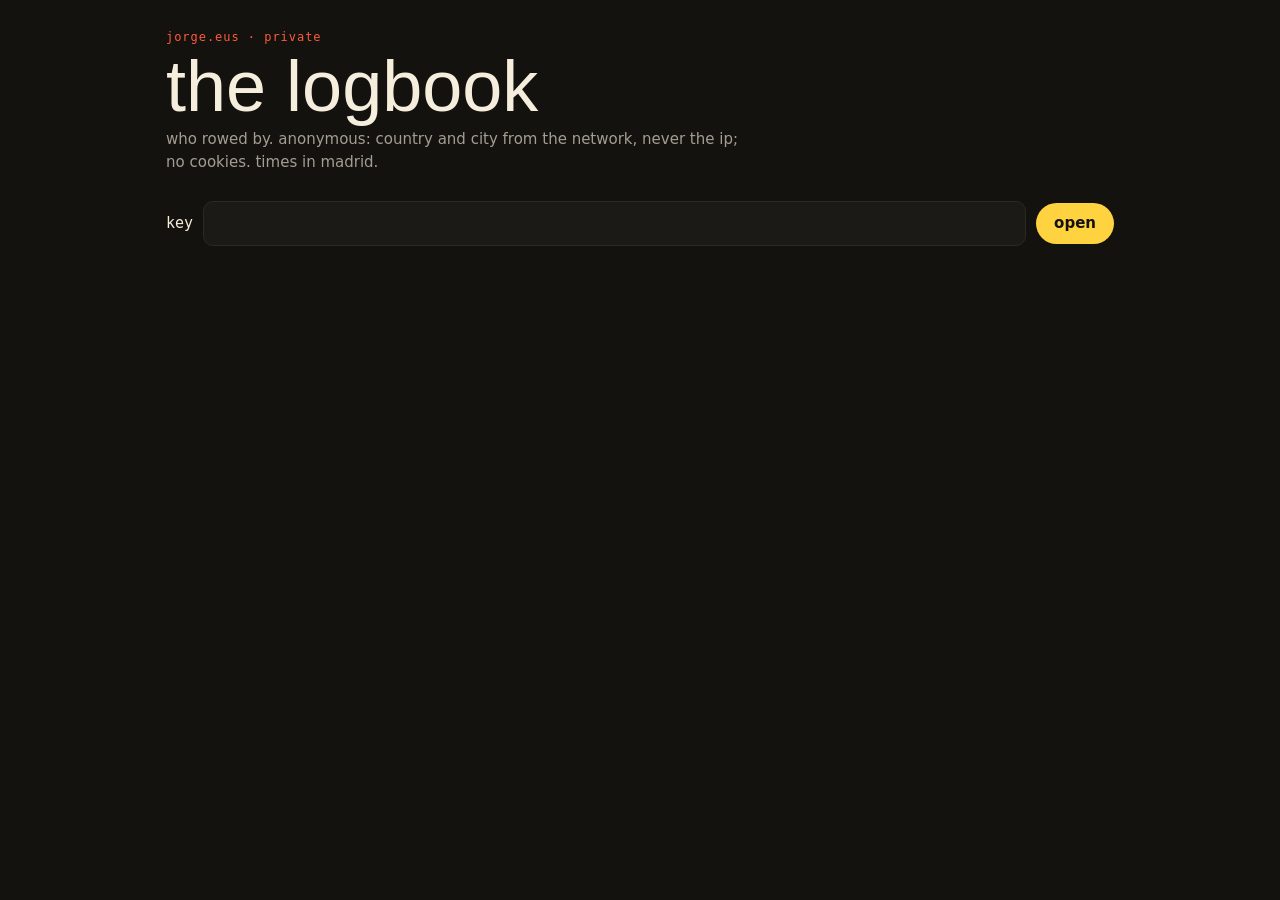
<file: stats.html>
<!DOCTYPE html>
<html lang="en">
<head>
  <meta charset="UTF-8">
  <meta name="viewport" content="width=device-width, initial-scale=1.0">
  <title>logbook — jorge.eus</title>
  <meta name="robots" content="noindex, nofollow">
  <meta name="referrer" content="no-referrer">
  <meta name="theme-color" content="#14120f">
  <link rel="icon" href="/assets/favicon.svg" type="image/svg+xml">
  <link rel="stylesheet" href="/css/stats.css?v=10.1">
</head>
<body>
  <header class="st-head">
    <p class="st-kicker">jorge.eus · private</p>
    <h1>the logbook</h1>
    <p class="st-sub">who rowed by. anonymous: country and city from the network, never the ip; no cookies. times in madrid.</p>
  </header>

  <form id="st-login" class="st-login" hidden>
    <label for="st-key">key</label>
    <input id="st-key" type="password" autocomplete="current-password" spellcheck="false">
    <button type="submit">open</button>
    <p id="st-err" class="st-err" role="alert"></p>
  </form>

  <main id="st-main" hidden>
    <section class="st-nba" id="st-nba" aria-label="nba watch" aria-live="polite"></section>
    <section class="st-kpis" id="st-kpis" aria-label="summary"></section>
    <div class="st-filters" role="group" aria-label="filters">
      <label><input type="checkbox" id="f-me" checked> hide my visits</label>
      <label><input type="checkbox" id="f-bot" checked> hide robots</label>
      <label><input type="checkbox" id="f-us"> only usa</label>
      <label><input type="checkbox" id="f-short"> hide &lt;5s</label>
      <select id="f-days" aria-label="period">
        <option value="7">7 days</option>
        <option value="30" selected>30 days</option>
        <option value="90">90 days</option>
        <option value="365">a year</option>
      </select>
      <button type="button" id="f-refresh">refresh</button>
    </div>
    <ol class="st-list" id="st-list"></ol>
    <p class="st-foot">updated <span id="st-at">—</span> · <button type="button" id="st-forget" class="st-link">forget key on this device</button></p>
  </main>

  <script src="/js/stats.js?v=10.1"></script>
</body>
</html>
</file>
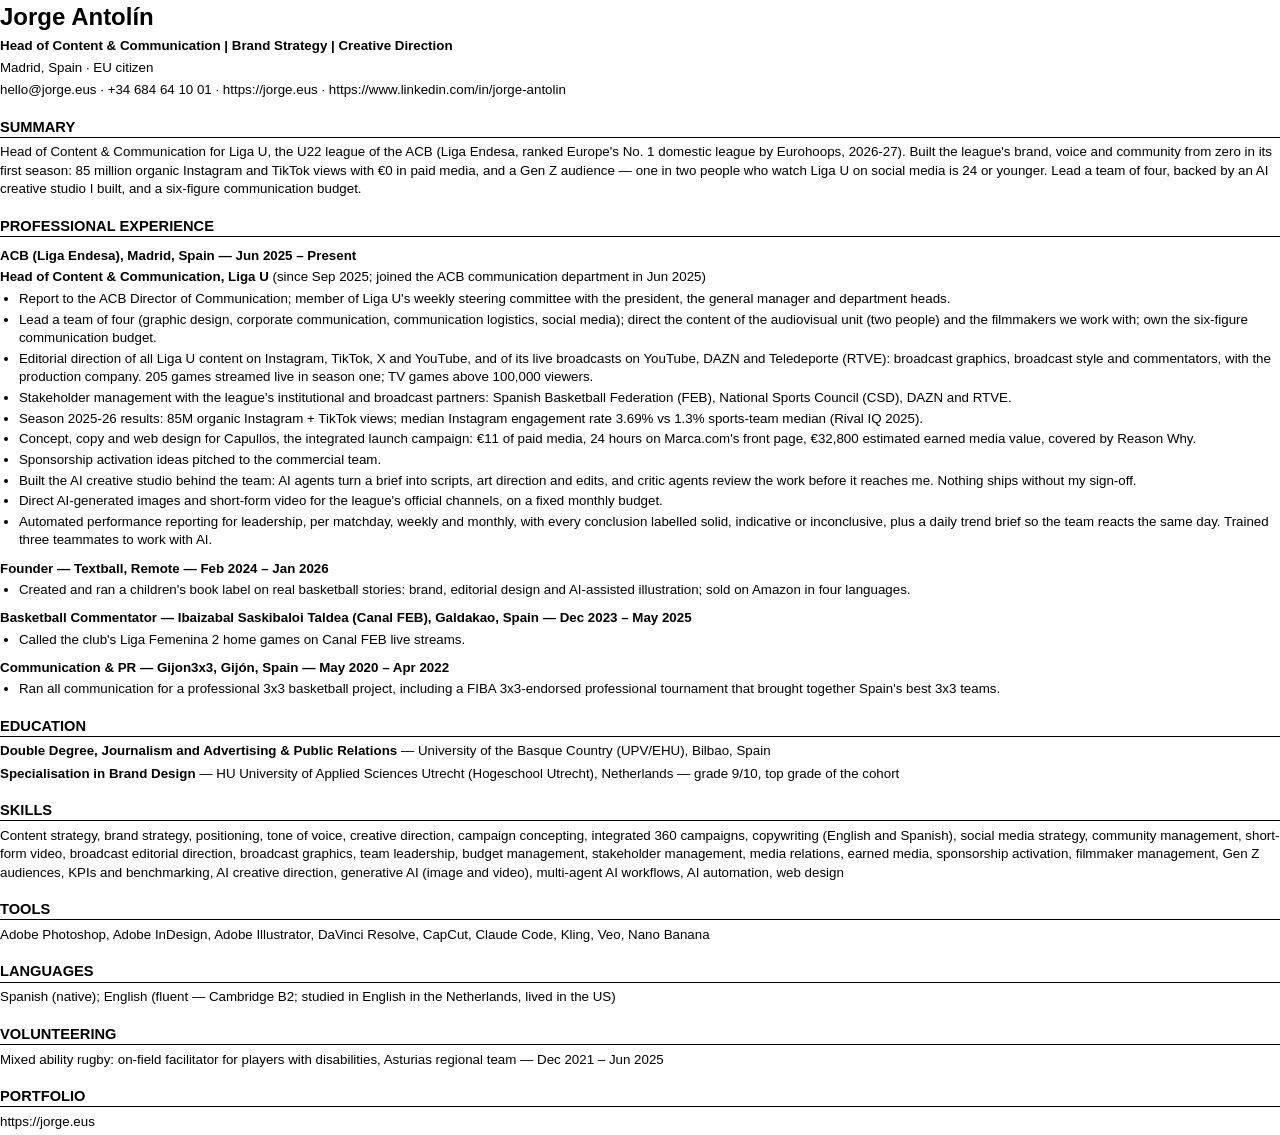
<file: cv-src/ats.en.html>
<!doctype html>
<html lang="en"><head><meta charset="utf-8">
<title>Jorge Antolín — Head of Content &amp; Communication — CV</title>
<meta name="author" content="Jorge Antolín">
<link rel="stylesheet" href="ats.css">
</head>
<body>
<!-- the plain cv for job portals (workday, greenhouse…): one column, standard
     headings, one date format, no graphics. same facts as cv.en.html. -->
<h1>Jorge Antolín</h1>
<p class="title">Head of Content &amp; Communication | Brand Strategy | Creative Direction</p>
<p>Madrid, Spain · EU citizen</p>
<p>hello@jorge.eus · +34 684 64 10 01 · https://jorge.eus · https://www.linkedin.com/in/jorge-antolin</p>

<h2>Summary</h2>
<p>Head of Content &amp; Communication for Liga U, the U22 league of the ACB (Liga Endesa, ranked Europe's No. 1 domestic league by Eurohoops, 2026-27). Built the league's brand, voice and community from zero in its first season: 85 million organic Instagram and TikTok views with €0 in paid media, and a Gen Z audience — one in two people who watch Liga U on social media is 24 or younger. Lead a team of four, backed by an AI creative studio I built, and a six-figure communication budget.</p>

<h2>Professional Experience</h2>
<h3>ACB (Liga Endesa), Madrid, Spain — Jun 2025 – Present</h3>
<p><b>Head of Content &amp; Communication, Liga U</b> (since Sep 2025; joined the ACB communication department in Jun 2025)</p>
<ul>
  <li>Report to the ACB Director of Communication; member of Liga U's weekly steering committee with the president, the general manager and department heads.</li>
  <li>Lead a team of four (graphic design, corporate communication, communication logistics, social media); direct the content of the audiovisual unit (two people) and the filmmakers we work with; own the six-figure communication budget.</li>
  <li>Editorial direction of all Liga U content on Instagram, TikTok, X and YouTube, and of its live broadcasts on YouTube, DAZN and Teledeporte (RTVE): broadcast graphics, broadcast style and commentators, with the production company. 205 games streamed live in season one; TV games above 100,000 viewers.</li>
  <li>Stakeholder management with the league's institutional and broadcast partners: Spanish Basketball Federation (FEB), National Sports Council (CSD), DAZN and RTVE.</li>
  <li>Season 2025-26 results: 85M organic Instagram + TikTok views; median Instagram engagement rate 3.69% vs 1.3% sports-team median (Rival IQ 2025).</li>
  <li>Concept, copy and web design for Capullos, the integrated launch campaign: €11 of paid media, 24 hours on Marca.com's front page, €32,800 estimated earned media value, covered by Reason Why.</li>
  <li>Sponsorship activation ideas pitched to the commercial team.</li>
  <li>Built the AI creative studio behind the team: AI agents turn a brief into scripts, art direction and edits, and critic agents review the work before it reaches me. Nothing ships without my sign-off.</li>
  <li>Direct AI-generated images and short-form video for the league's official channels, on a fixed monthly budget.</li>
  <li>Automated performance reporting for leadership, per matchday, weekly and monthly, with every conclusion labelled solid, indicative or inconclusive, plus a daily trend brief so the team reacts the same day. Trained three teammates to work with AI.</li>
</ul>
<h3>Founder — Textball, Remote — Feb 2024 – Jan 2026</h3>
<ul>
  <li>Created and ran a children's book label on real basketball stories: brand, editorial design and AI-assisted illustration; sold on Amazon in four languages.</li>
</ul>
<h3>Basketball Commentator — Ibaizabal Saskibaloi Taldea (Canal FEB), Galdakao, Spain — Dec 2023 – May 2025</h3>
<ul>
  <li>Called the club's Liga Femenina 2 home games on Canal FEB live streams.</li>
</ul>
<h3>Communication &amp; PR — Gijon3x3, Gijón, Spain — May 2020 – Apr 2022</h3>
<ul>
  <li>Ran all communication for a professional 3x3 basketball project, including a FIBA 3x3-endorsed professional tournament that brought together Spain's best 3x3 teams.</li>
</ul>

<h2>Education</h2>
<p><b>Double Degree, Journalism and Advertising &amp; Public Relations</b> — University of the Basque Country (UPV/EHU), Bilbao, Spain</p>
<p><b>Specialisation in Brand Design</b> — HU University of Applied Sciences Utrecht (Hogeschool Utrecht), Netherlands — grade 9/10, top grade of the cohort</p>

<h2>Skills</h2>
<p>Content strategy, brand strategy, positioning, tone of voice, creative direction, campaign concepting, integrated 360 campaigns, copywriting (English and Spanish), social media strategy, community management, short-form video, broadcast editorial direction, broadcast graphics, team leadership, budget management, stakeholder management, media relations, earned media, sponsorship activation, filmmaker management, Gen Z audiences, KPIs and benchmarking, AI creative direction, generative AI (image and video), multi-agent AI workflows, AI automation, web design</p>

<h2>Tools</h2>
<p>Adobe Photoshop, Adobe InDesign, Adobe Illustrator, DaVinci Resolve, CapCut, Claude Code, Kling, Veo, Nano Banana</p>

<h2>Languages</h2>
<p>Spanish (native); English (fluent — Cambridge B2; studied in English in the Netherlands, lived in the US)</p>

<h2>Volunteering</h2>
<p>Mixed ability rugby: on-field facilitator for players with disabilities, Asturias regional team — Dec 2021 – Jun 2025</p>

<h2>Portfolio</h2>
<p>https://jorge.eus</p>
</body></html>
</file>
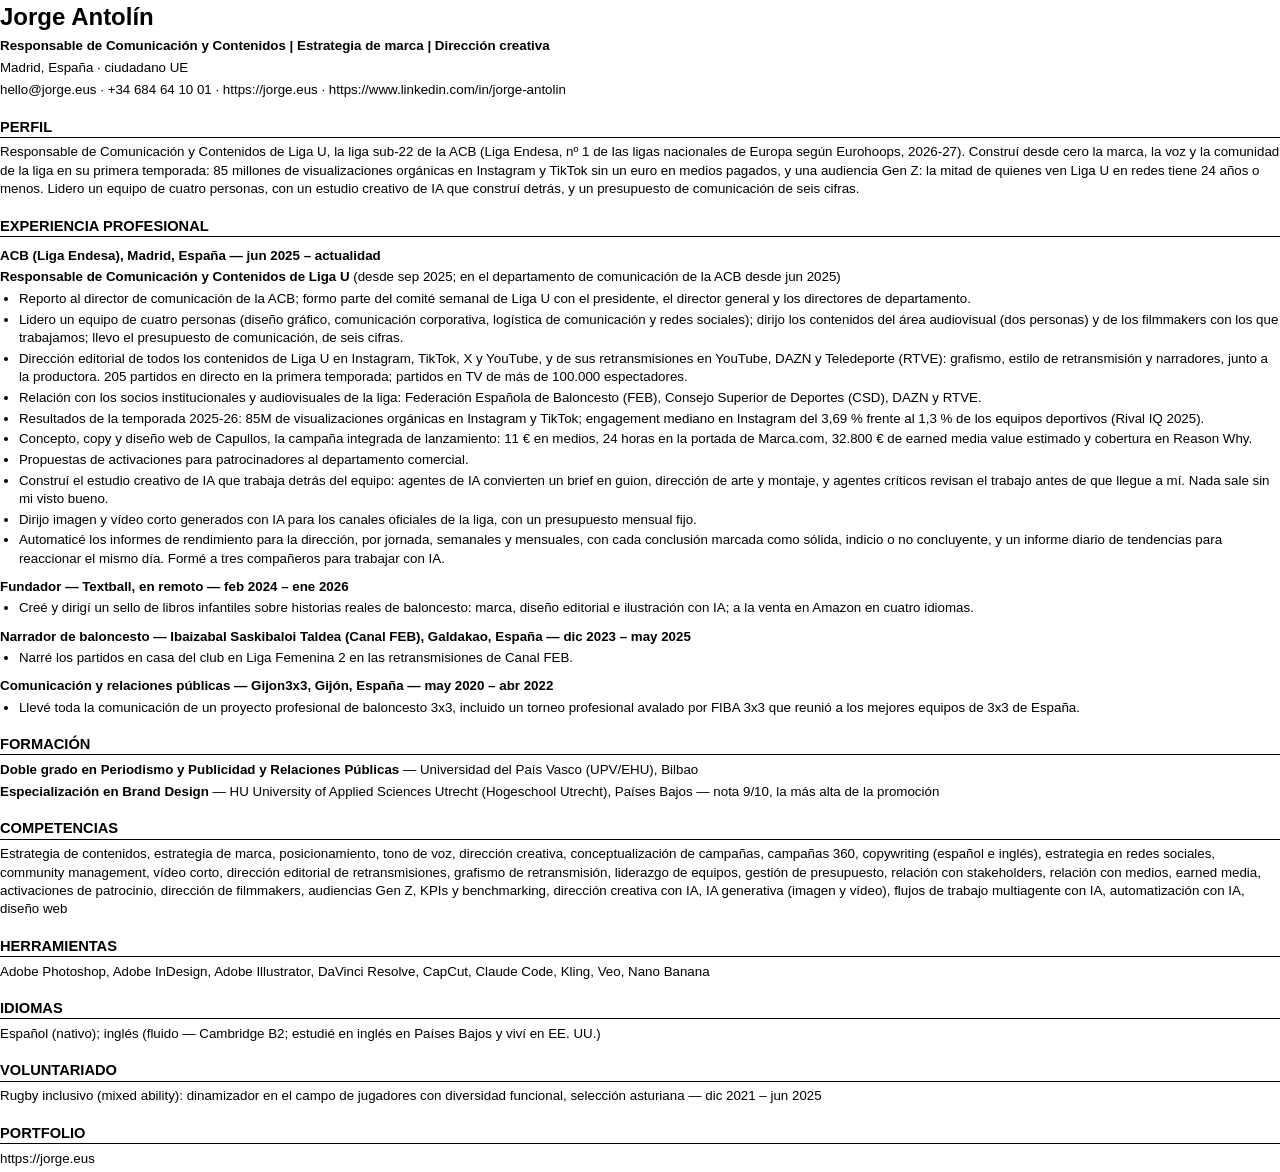
<file: cv-src/ats.es.html>
<!doctype html>
<html lang="es"><head><meta charset="utf-8">
<title>Jorge Antolín — Responsable de Comunicación y Contenidos — CV</title>
<meta name="author" content="Jorge Antolín">
<link rel="stylesheet" href="ats.css">
</head>
<body>
<!-- cv plano para portales de empleo: una columna, títulos estándar, sin gráficos. mismos datos que cv.es.html. -->
<h1>Jorge Antolín</h1>
<p class="title">Responsable de Comunicación y Contenidos | Estrategia de marca | Dirección creativa</p>
<p>Madrid, España · ciudadano UE</p>
<p>hello@jorge.eus · +34 684 64 10 01 · https://jorge.eus · https://www.linkedin.com/in/jorge-antolin</p>

<h2>Perfil</h2>
<p>Responsable de Comunicación y Contenidos de Liga U, la liga sub-22 de la ACB (Liga Endesa, nº 1 de las ligas nacionales de Europa según Eurohoops, 2026-27). Construí desde cero la marca, la voz y la comunidad de la liga en su primera temporada: 85 millones de visualizaciones orgánicas en Instagram y TikTok sin un euro en medios pagados, y una audiencia Gen Z: la mitad de quienes ven Liga U en redes tiene 24 años o menos. Lidero un equipo de cuatro personas, con un estudio creativo de IA que construí detrás, y un presupuesto de comunicación de seis cifras.</p>

<h2>Experiencia profesional</h2>
<h3>ACB (Liga Endesa), Madrid, España — jun 2025 – actualidad</h3>
<p><b>Responsable de Comunicación y Contenidos de Liga U</b> (desde sep 2025; en el departamento de comunicación de la ACB desde jun 2025)</p>
<ul>
  <li>Reporto al director de comunicación de la ACB; formo parte del comité semanal de Liga U con el presidente, el director general y los directores de departamento.</li>
  <li>Lidero un equipo de cuatro personas (diseño gráfico, comunicación corporativa, logística de comunicación y redes sociales); dirijo los contenidos del área audiovisual (dos personas) y de los filmmakers con los que trabajamos; llevo el presupuesto de comunicación, de seis cifras.</li>
  <li>Dirección editorial de todos los contenidos de Liga U en Instagram, TikTok, X y YouTube, y de sus retransmisiones en YouTube, DAZN y Teledeporte (RTVE): grafismo, estilo de retransmisión y narradores, junto a la productora. 205 partidos en directo en la primera temporada; partidos en TV de más de 100.000 espectadores.</li>
  <li>Relación con los socios institucionales y audiovisuales de la liga: Federación Española de Baloncesto (FEB), Consejo Superior de Deportes (CSD), DAZN y RTVE.</li>
  <li>Resultados de la temporada 2025-26: 85M de visualizaciones orgánicas en Instagram y TikTok; engagement mediano en Instagram del 3,69 % frente al 1,3 % de los equipos deportivos (Rival IQ 2025).</li>
  <li>Concepto, copy y diseño web de Capullos, la campaña integrada de lanzamiento: 11 € en medios, 24 horas en la portada de Marca.com, 32.800 € de earned media value estimado y cobertura en Reason Why.</li>
  <li>Propuestas de activaciones para patrocinadores al departamento comercial.</li>
  <li>Construí el estudio creativo de IA que trabaja detrás del equipo: agentes de IA convierten un brief en guion, dirección de arte y montaje, y agentes críticos revisan el trabajo antes de que llegue a mí. Nada sale sin mi visto bueno.</li>
  <li>Dirijo imagen y vídeo corto generados con IA para los canales oficiales de la liga, con un presupuesto mensual fijo.</li>
  <li>Automaticé los informes de rendimiento para la dirección, por jornada, semanales y mensuales, con cada conclusión marcada como sólida, indicio o no concluyente, y un informe diario de tendencias para reaccionar el mismo día. Formé a tres compañeros para trabajar con IA.</li>
</ul>
<h3>Fundador — Textball, en remoto — feb 2024 – ene 2026</h3>
<ul>
  <li>Creé y dirigí un sello de libros infantiles sobre historias reales de baloncesto: marca, diseño editorial e ilustración con IA; a la venta en Amazon en cuatro idiomas.</li>
</ul>
<h3>Narrador de baloncesto — Ibaizabal Saskibaloi Taldea (Canal FEB), Galdakao, España — dic 2023 – may 2025</h3>
<ul>
  <li>Narré los partidos en casa del club en Liga Femenina 2 en las retransmisiones de Canal FEB.</li>
</ul>
<h3>Comunicación y relaciones públicas — Gijon3x3, Gijón, España — may 2020 – abr 2022</h3>
<ul>
  <li>Llevé toda la comunicación de un proyecto profesional de baloncesto 3x3, incluido un torneo profesional avalado por FIBA 3x3 que reunió a los mejores equipos de 3x3 de España.</li>
</ul>

<h2>Formación</h2>
<p><b>Doble grado en Periodismo y Publicidad y Relaciones Públicas</b> — Universidad del País Vasco (UPV/EHU), Bilbao</p>
<p><b>Especialización en Brand Design</b> — HU University of Applied Sciences Utrecht (Hogeschool Utrecht), Países Bajos — nota 9/10, la más alta de la promoción</p>

<h2>Competencias</h2>
<p>Estrategia de contenidos, estrategia de marca, posicionamiento, tono de voz, dirección creativa, conceptualización de campañas, campañas 360, copywriting (español e inglés), estrategia en redes sociales, community management, vídeo corto, dirección editorial de retransmisiones, grafismo de retransmisión, liderazgo de equipos, gestión de presupuesto, relación con stakeholders, relación con medios, earned media, activaciones de patrocinio, dirección de filmmakers, audiencias Gen Z, KPIs y benchmarking, dirección creativa con IA, IA generativa (imagen y vídeo), flujos de trabajo multiagente con IA, automatización con IA, diseño web</p>

<h2>Herramientas</h2>
<p>Adobe Photoshop, Adobe InDesign, Adobe Illustrator, DaVinci Resolve, CapCut, Claude Code, Kling, Veo, Nano Banana</p>

<h2>Idiomas</h2>
<p>Español (nativo); inglés (fluido — Cambridge B2; estudié en inglés en Países Bajos y viví en EE. UU.)</p>

<h2>Voluntariado</h2>
<p>Rugby inclusivo (mixed ability): dinamizador en el campo de jugadores con diversidad funcional, selección asturiana — dic 2021 – jun 2025</p>

<h2>Portfolio</h2>
<p>https://jorge.eus</p>
</body></html>
</file>
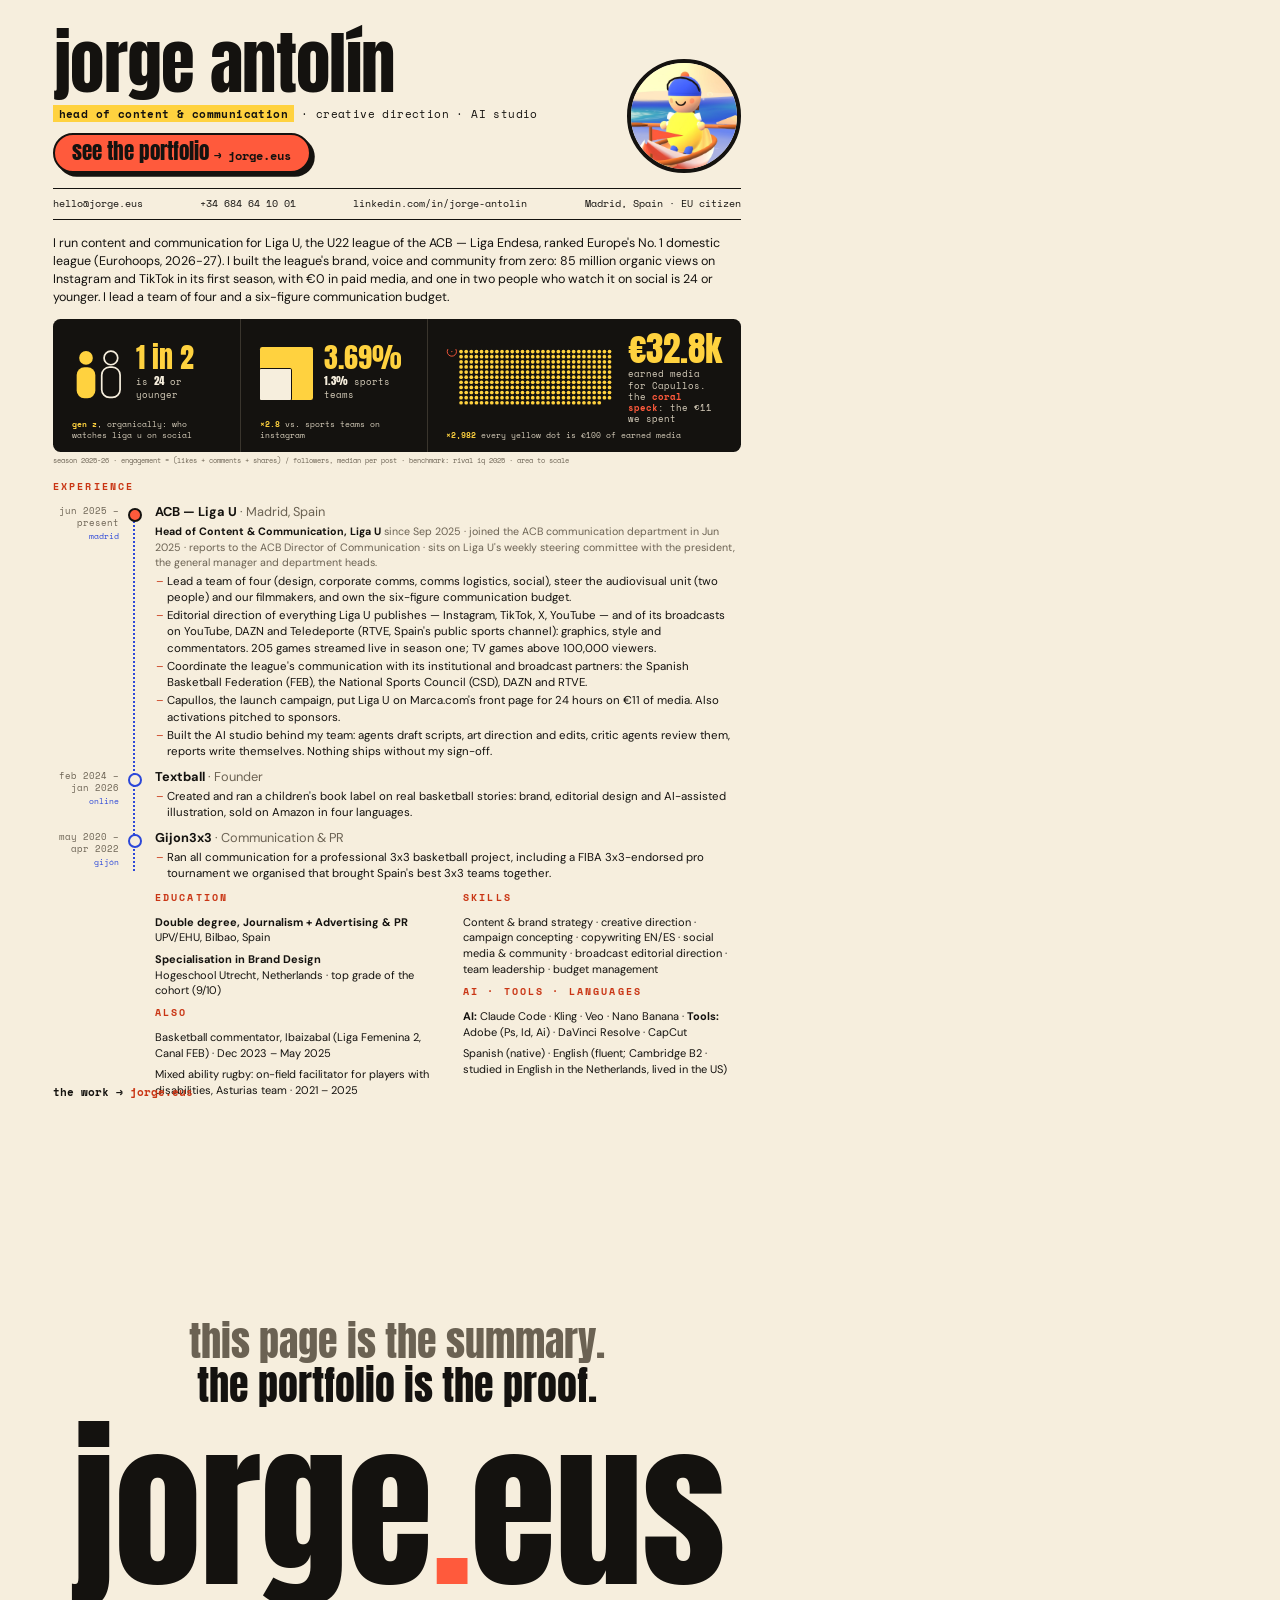
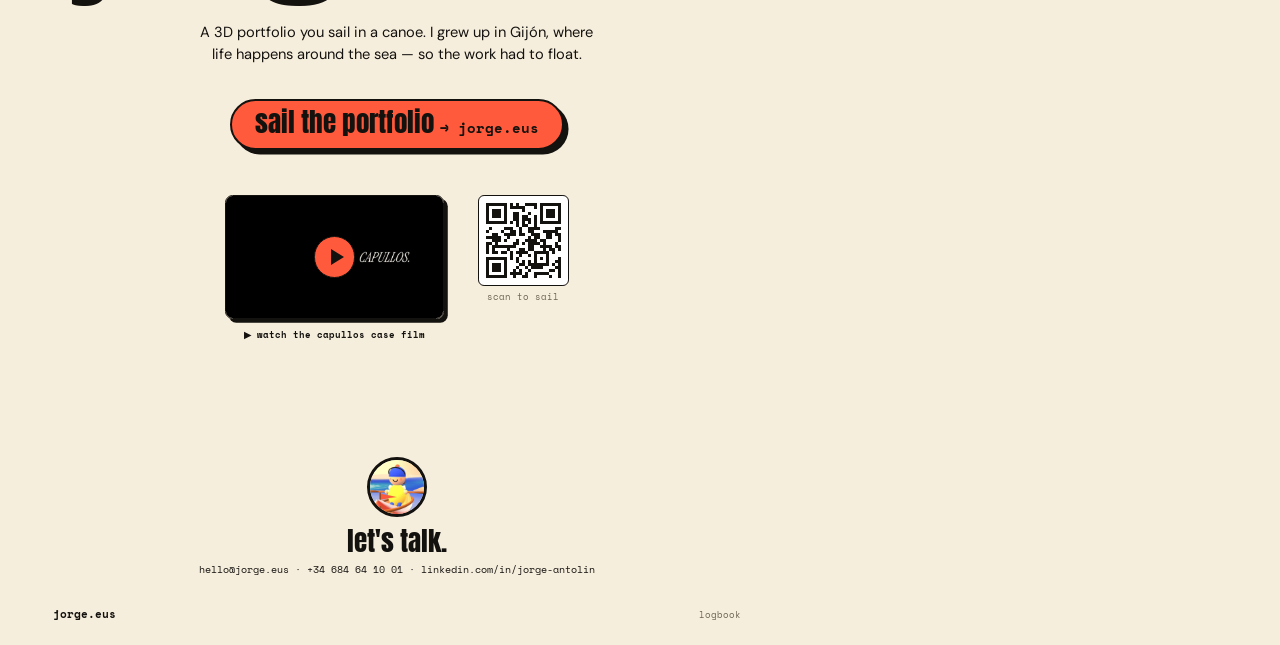
<file: cv-src/cv.en.html>
<!doctype html>
<html lang="en"><head><meta charset="utf-8">
<title>Jorge Antolín — CV</title>
<meta name="author" content="Jorge Antolín">
<meta name="description" content="Head of Content &amp; Communication at Liga U (ACB). Brand strategy, content strategy and creative direction. Portfolio: https://jorge.eus">
<link rel="stylesheet" href="cv.css">
</head>
<body>
<!-- page 1 · the logbook. figures: season 2025-26 unless dated; sources in README (f). -->
<section class="page">
  <header>
    <div>
      <h1>Jorge Antolín</h1>
      <p class="role"><b>head of content &amp; communication</b> · creative direction · AI studio</p>
      <a class="cta" href="https://jorge.eus">see the portfolio <span>→ jorge.eus</span></a>
    </div>
    <div class="avatar"><img src="avatar.jpg" alt=""></div>
  </header>
  <p class="contact"><a href="mailto:hello@jorge.eus">hello@jorge.eus</a><span>+34 684 64 10 01</span><a href="https://www.linkedin.com/in/jorge-antolin/">linkedin.com/in/jorge-antolin</a><span>Madrid, Spain · EU citizen</span></p>

  <p class="summary">I run content and communication for Liga U, the U22 league of the ACB — Liga Endesa, ranked Europe's No. 1 domestic league (Eurohoops, 2026-27). I built the league's brand, voice and community from zero: 85 million organic views on Instagram and TikTok in its first season, with €0 in paid media, and one in two people who watch it on social is 24 or younger. I lead a team of four and a six-figure communication budget.</p>

  <div class="score">
    <div><svg class="ppl" viewBox="0 0 34 34" aria-hidden="true"><circle cx="9" cy="7" r="4.4" fill="#ffd23f"/><rect x="3" y="13" width="12" height="20" rx="5" fill="#ffd23f"/><circle cx="25" cy="7" r="4.4" fill="none" stroke="#f6eedd" stroke-width="1.1"/><rect x="19.1" y="13" width="11.8" height="19.4" rx="5" fill="none" stroke="#f6eedd" stroke-width="1.1"/></svg><p><strong>1 in 2</strong><span class="from">is <em>24</em> or younger</span></p><p class="cap"><b>gen z</b>, organically: who watches liga u on social</p></div>
    <div><div class="sq" style="--r:.5936"><i></i></div><p><strong>3.69%</strong><span class="from"><em>1.3%</em> sports teams</span></p><p class="cap"><b>×2.8</b> vs. sports teams on instagram</p></div>
    <div class="wide"><svg class="dots" viewBox="-2.4 0 32.4 11" aria-hidden="true"><circle cx="-1.3" cy=".5" r="0.119" fill="#ff5a3c"/><circle cx="-1.3" cy=".5" r=".9" fill="none" stroke="#ff5a3c" stroke-width=".18"/><g fill="#ffd23f"><circle cx="0.5" cy="0.5" r="0.36"/><circle cx="1.5" cy="0.5" r="0.36"/><circle cx="2.5" cy="0.5" r="0.36"/><circle cx="3.5" cy="0.5" r="0.36"/><circle cx="4.5" cy="0.5" r="0.36"/><circle cx="5.5" cy="0.5" r="0.36"/><circle cx="6.5" cy="0.5" r="0.36"/><circle cx="7.5" cy="0.5" r="0.36"/><circle cx="8.5" cy="0.5" r="0.36"/><circle cx="9.5" cy="0.5" r="0.36"/><circle cx="10.5" cy="0.5" r="0.36"/><circle cx="11.5" cy="0.5" r="0.36"/><circle cx="12.5" cy="0.5" r="0.36"/><circle cx="13.5" cy="0.5" r="0.36"/><circle cx="14.5" cy="0.5" r="0.36"/><circle cx="15.5" cy="0.5" r="0.36"/><circle cx="16.5" cy="0.5" r="0.36"/><circle cx="17.5" cy="0.5" r="0.36"/><circle cx="18.5" cy="0.5" r="0.36"/><circle cx="19.5" cy="0.5" r="0.36"/><circle cx="20.5" cy="0.5" r="0.36"/><circle cx="21.5" cy="0.5" r="0.36"/><circle cx="22.5" cy="0.5" r="0.36"/><circle cx="23.5" cy="0.5" r="0.36"/><circle cx="24.5" cy="0.5" r="0.36"/><circle cx="25.5" cy="0.5" r="0.36"/><circle cx="26.5" cy="0.5" r="0.36"/><circle cx="27.5" cy="0.5" r="0.36"/><circle cx="28.5" cy="0.5" r="0.36"/><circle cx="29.5" cy="0.5" r="0.36"/><circle cx="0.5" cy="1.5" r="0.36"/><circle cx="1.5" cy="1.5" r="0.36"/><circle cx="2.5" cy="1.5" r="0.36"/><circle cx="3.5" cy="1.5" r="0.36"/><circle cx="4.5" cy="1.5" r="0.36"/><circle cx="5.5" cy="1.5" r="0.36"/><circle cx="6.5" cy="1.5" r="0.36"/><circle cx="7.5" cy="1.5" r="0.36"/><circle cx="8.5" cy="1.5" r="0.36"/><circle cx="9.5" cy="1.5" r="0.36"/><circle cx="10.5" cy="1.5" r="0.36"/><circle cx="11.5" cy="1.5" r="0.36"/><circle cx="12.5" cy="1.5" r="0.36"/><circle cx="13.5" cy="1.5" r="0.36"/><circle cx="14.5" cy="1.5" r="0.36"/><circle cx="15.5" cy="1.5" r="0.36"/><circle cx="16.5" cy="1.5" r="0.36"/><circle cx="17.5" cy="1.5" r="0.36"/><circle cx="18.5" cy="1.5" r="0.36"/><circle cx="19.5" cy="1.5" r="0.36"/><circle cx="20.5" cy="1.5" r="0.36"/><circle cx="21.5" cy="1.5" r="0.36"/><circle cx="22.5" cy="1.5" r="0.36"/><circle cx="23.5" cy="1.5" r="0.36"/><circle cx="24.5" cy="1.5" r="0.36"/><circle cx="25.5" cy="1.5" r="0.36"/><circle cx="26.5" cy="1.5" r="0.36"/><circle cx="27.5" cy="1.5" r="0.36"/><circle cx="28.5" cy="1.5" r="0.36"/><circle cx="29.5" cy="1.5" r="0.36"/><circle cx="0.5" cy="2.5" r="0.36"/><circle cx="1.5" cy="2.5" r="0.36"/><circle cx="2.5" cy="2.5" r="0.36"/><circle cx="3.5" cy="2.5" r="0.36"/><circle cx="4.5" cy="2.5" r="0.36"/><circle cx="5.5" cy="2.5" r="0.36"/><circle cx="6.5" cy="2.5" r="0.36"/><circle cx="7.5" cy="2.5" r="0.36"/><circle cx="8.5" cy="2.5" r="0.36"/><circle cx="9.5" cy="2.5" r="0.36"/><circle cx="10.5" cy="2.5" r="0.36"/><circle cx="11.5" cy="2.5" r="0.36"/><circle cx="12.5" cy="2.5" r="0.36"/><circle cx="13.5" cy="2.5" r="0.36"/><circle cx="14.5" cy="2.5" r="0.36"/><circle cx="15.5" cy="2.5" r="0.36"/><circle cx="16.5" cy="2.5" r="0.36"/><circle cx="17.5" cy="2.5" r="0.36"/><circle cx="18.5" cy="2.5" r="0.36"/><circle cx="19.5" cy="2.5" r="0.36"/><circle cx="20.5" cy="2.5" r="0.36"/><circle cx="21.5" cy="2.5" r="0.36"/><circle cx="22.5" cy="2.5" r="0.36"/><circle cx="23.5" cy="2.5" r="0.36"/><circle cx="24.5" cy="2.5" r="0.36"/><circle cx="25.5" cy="2.5" r="0.36"/><circle cx="26.5" cy="2.5" r="0.36"/><circle cx="27.5" cy="2.5" r="0.36"/><circle cx="28.5" cy="2.5" r="0.36"/><circle cx="29.5" cy="2.5" r="0.36"/><circle cx="0.5" cy="3.5" r="0.36"/><circle cx="1.5" cy="3.5" r="0.36"/><circle cx="2.5" cy="3.5" r="0.36"/><circle cx="3.5" cy="3.5" r="0.36"/><circle cx="4.5" cy="3.5" r="0.36"/><circle cx="5.5" cy="3.5" r="0.36"/><circle cx="6.5" cy="3.5" r="0.36"/><circle cx="7.5" cy="3.5" r="0.36"/><circle cx="8.5" cy="3.5" r="0.36"/><circle cx="9.5" cy="3.5" r="0.36"/><circle cx="10.5" cy="3.5" r="0.36"/><circle cx="11.5" cy="3.5" r="0.36"/><circle cx="12.5" cy="3.5" r="0.36"/><circle cx="13.5" cy="3.5" r="0.36"/><circle cx="14.5" cy="3.5" r="0.36"/><circle cx="15.5" cy="3.5" r="0.36"/><circle cx="16.5" cy="3.5" r="0.36"/><circle cx="17.5" cy="3.5" r="0.36"/><circle cx="18.5" cy="3.5" r="0.36"/><circle cx="19.5" cy="3.5" r="0.36"/><circle cx="20.5" cy="3.5" r="0.36"/><circle cx="21.5" cy="3.5" r="0.36"/><circle cx="22.5" cy="3.5" r="0.36"/><circle cx="23.5" cy="3.5" r="0.36"/><circle cx="24.5" cy="3.5" r="0.36"/><circle cx="25.5" cy="3.5" r="0.36"/><circle cx="26.5" cy="3.5" r="0.36"/><circle cx="27.5" cy="3.5" r="0.36"/><circle cx="28.5" cy="3.5" r="0.36"/><circle cx="29.5" cy="3.5" r="0.36"/><circle cx="0.5" cy="4.5" r="0.36"/><circle cx="1.5" cy="4.5" r="0.36"/><circle cx="2.5" cy="4.5" r="0.36"/><circle cx="3.5" cy="4.5" r="0.36"/><circle cx="4.5" cy="4.5" r="0.36"/><circle cx="5.5" cy="4.5" r="0.36"/><circle cx="6.5" cy="4.5" r="0.36"/><circle cx="7.5" cy="4.5" r="0.36"/><circle cx="8.5" cy="4.5" r="0.36"/><circle cx="9.5" cy="4.5" r="0.36"/><circle cx="10.5" cy="4.5" r="0.36"/><circle cx="11.5" cy="4.5" r="0.36"/><circle cx="12.5" cy="4.5" r="0.36"/><circle cx="13.5" cy="4.5" r="0.36"/><circle cx="14.5" cy="4.5" r="0.36"/><circle cx="15.5" cy="4.5" r="0.36"/><circle cx="16.5" cy="4.5" r="0.36"/><circle cx="17.5" cy="4.5" r="0.36"/><circle cx="18.5" cy="4.5" r="0.36"/><circle cx="19.5" cy="4.5" r="0.36"/><circle cx="20.5" cy="4.5" r="0.36"/><circle cx="21.5" cy="4.5" r="0.36"/><circle cx="22.5" cy="4.5" r="0.36"/><circle cx="23.5" cy="4.5" r="0.36"/><circle cx="24.5" cy="4.5" r="0.36"/><circle cx="25.5" cy="4.5" r="0.36"/><circle cx="26.5" cy="4.5" r="0.36"/><circle cx="27.5" cy="4.5" r="0.36"/><circle cx="28.5" cy="4.5" r="0.36"/><circle cx="29.5" cy="4.5" r="0.36"/><circle cx="0.5" cy="5.5" r="0.36"/><circle cx="1.5" cy="5.5" r="0.36"/><circle cx="2.5" cy="5.5" r="0.36"/><circle cx="3.5" cy="5.5" r="0.36"/><circle cx="4.5" cy="5.5" r="0.36"/><circle cx="5.5" cy="5.5" r="0.36"/><circle cx="6.5" cy="5.5" r="0.36"/><circle cx="7.5" cy="5.5" r="0.36"/><circle cx="8.5" cy="5.5" r="0.36"/><circle cx="9.5" cy="5.5" r="0.36"/><circle cx="10.5" cy="5.5" r="0.36"/><circle cx="11.5" cy="5.5" r="0.36"/><circle cx="12.5" cy="5.5" r="0.36"/><circle cx="13.5" cy="5.5" r="0.36"/><circle cx="14.5" cy="5.5" r="0.36"/><circle cx="15.5" cy="5.5" r="0.36"/><circle cx="16.5" cy="5.5" r="0.36"/><circle cx="17.5" cy="5.5" r="0.36"/><circle cx="18.5" cy="5.5" r="0.36"/><circle cx="19.5" cy="5.5" r="0.36"/><circle cx="20.5" cy="5.5" r="0.36"/><circle cx="21.5" cy="5.5" r="0.36"/><circle cx="22.5" cy="5.5" r="0.36"/><circle cx="23.5" cy="5.5" r="0.36"/><circle cx="24.5" cy="5.5" r="0.36"/><circle cx="25.5" cy="5.5" r="0.36"/><circle cx="26.5" cy="5.5" r="0.36"/><circle cx="27.5" cy="5.5" r="0.36"/><circle cx="28.5" cy="5.5" r="0.36"/><circle cx="29.5" cy="5.5" r="0.36"/><circle cx="0.5" cy="6.5" r="0.36"/><circle cx="1.5" cy="6.5" r="0.36"/><circle cx="2.5" cy="6.5" r="0.36"/><circle cx="3.5" cy="6.5" r="0.36"/><circle cx="4.5" cy="6.5" r="0.36"/><circle cx="5.5" cy="6.5" r="0.36"/><circle cx="6.5" cy="6.5" r="0.36"/><circle cx="7.5" cy="6.5" r="0.36"/><circle cx="8.5" cy="6.5" r="0.36"/><circle cx="9.5" cy="6.5" r="0.36"/><circle cx="10.5" cy="6.5" r="0.36"/><circle cx="11.5" cy="6.5" r="0.36"/><circle cx="12.5" cy="6.5" r="0.36"/><circle cx="13.5" cy="6.5" r="0.36"/><circle cx="14.5" cy="6.5" r="0.36"/><circle cx="15.5" cy="6.5" r="0.36"/><circle cx="16.5" cy="6.5" r="0.36"/><circle cx="17.5" cy="6.5" r="0.36"/><circle cx="18.5" cy="6.5" r="0.36"/><circle cx="19.5" cy="6.5" r="0.36"/><circle cx="20.5" cy="6.5" r="0.36"/><circle cx="21.5" cy="6.5" r="0.36"/><circle cx="22.5" cy="6.5" r="0.36"/><circle cx="23.5" cy="6.5" r="0.36"/><circle cx="24.5" cy="6.5" r="0.36"/><circle cx="25.5" cy="6.5" r="0.36"/><circle cx="26.5" cy="6.5" r="0.36"/><circle cx="27.5" cy="6.5" r="0.36"/><circle cx="28.5" cy="6.5" r="0.36"/><circle cx="29.5" cy="6.5" r="0.36"/><circle cx="0.5" cy="7.5" r="0.36"/><circle cx="1.5" cy="7.5" r="0.36"/><circle cx="2.5" cy="7.5" r="0.36"/><circle cx="3.5" cy="7.5" r="0.36"/><circle cx="4.5" cy="7.5" r="0.36"/><circle cx="5.5" cy="7.5" r="0.36"/><circle cx="6.5" cy="7.5" r="0.36"/><circle cx="7.5" cy="7.5" r="0.36"/><circle cx="8.5" cy="7.5" r="0.36"/><circle cx="9.5" cy="7.5" r="0.36"/><circle cx="10.5" cy="7.5" r="0.36"/><circle cx="11.5" cy="7.5" r="0.36"/><circle cx="12.5" cy="7.5" r="0.36"/><circle cx="13.5" cy="7.5" r="0.36"/><circle cx="14.5" cy="7.5" r="0.36"/><circle cx="15.5" cy="7.5" r="0.36"/><circle cx="16.5" cy="7.5" r="0.36"/><circle cx="17.5" cy="7.5" r="0.36"/><circle cx="18.5" cy="7.5" r="0.36"/><circle cx="19.5" cy="7.5" r="0.36"/><circle cx="20.5" cy="7.5" r="0.36"/><circle cx="21.5" cy="7.5" r="0.36"/><circle cx="22.5" cy="7.5" r="0.36"/><circle cx="23.5" cy="7.5" r="0.36"/><circle cx="24.5" cy="7.5" r="0.36"/><circle cx="25.5" cy="7.5" r="0.36"/><circle cx="26.5" cy="7.5" r="0.36"/><circle cx="27.5" cy="7.5" r="0.36"/><circle cx="28.5" cy="7.5" r="0.36"/><circle cx="29.5" cy="7.5" r="0.36"/><circle cx="0.5" cy="8.5" r="0.36"/><circle cx="1.5" cy="8.5" r="0.36"/><circle cx="2.5" cy="8.5" r="0.36"/><circle cx="3.5" cy="8.5" r="0.36"/><circle cx="4.5" cy="8.5" r="0.36"/><circle cx="5.5" cy="8.5" r="0.36"/><circle cx="6.5" cy="8.5" r="0.36"/><circle cx="7.5" cy="8.5" r="0.36"/><circle cx="8.5" cy="8.5" r="0.36"/><circle cx="9.5" cy="8.5" r="0.36"/><circle cx="10.5" cy="8.5" r="0.36"/><circle cx="11.5" cy="8.5" r="0.36"/><circle cx="12.5" cy="8.5" r="0.36"/><circle cx="13.5" cy="8.5" r="0.36"/><circle cx="14.5" cy="8.5" r="0.36"/><circle cx="15.5" cy="8.5" r="0.36"/><circle cx="16.5" cy="8.5" r="0.36"/><circle cx="17.5" cy="8.5" r="0.36"/><circle cx="18.5" cy="8.5" r="0.36"/><circle cx="19.5" cy="8.5" r="0.36"/><circle cx="20.5" cy="8.5" r="0.36"/><circle cx="21.5" cy="8.5" r="0.36"/><circle cx="22.5" cy="8.5" r="0.36"/><circle cx="23.5" cy="8.5" r="0.36"/><circle cx="24.5" cy="8.5" r="0.36"/><circle cx="25.5" cy="8.5" r="0.36"/><circle cx="26.5" cy="8.5" r="0.36"/><circle cx="27.5" cy="8.5" r="0.36"/><circle cx="28.5" cy="8.5" r="0.36"/><circle cx="29.5" cy="8.5" r="0.36"/><circle cx="0.5" cy="9.5" r="0.36"/><circle cx="1.5" cy="9.5" r="0.36"/><circle cx="2.5" cy="9.5" r="0.36"/><circle cx="3.5" cy="9.5" r="0.36"/><circle cx="4.5" cy="9.5" r="0.36"/><circle cx="5.5" cy="9.5" r="0.36"/><circle cx="6.5" cy="9.5" r="0.36"/><circle cx="7.5" cy="9.5" r="0.36"/><circle cx="8.5" cy="9.5" r="0.36"/><circle cx="9.5" cy="9.5" r="0.36"/><circle cx="10.5" cy="9.5" r="0.36"/><circle cx="11.5" cy="9.5" r="0.36"/><circle cx="12.5" cy="9.5" r="0.36"/><circle cx="13.5" cy="9.5" r="0.36"/><circle cx="14.5" cy="9.5" r="0.36"/><circle cx="15.5" cy="9.5" r="0.36"/><circle cx="16.5" cy="9.5" r="0.36"/><circle cx="17.5" cy="9.5" r="0.36"/><circle cx="18.5" cy="9.5" r="0.36"/><circle cx="19.5" cy="9.5" r="0.36"/><circle cx="20.5" cy="9.5" r="0.36"/><circle cx="21.5" cy="9.5" r="0.36"/><circle cx="22.5" cy="9.5" r="0.36"/><circle cx="23.5" cy="9.5" r="0.36"/><circle cx="24.5" cy="9.5" r="0.36"/><circle cx="25.5" cy="9.5" r="0.36"/><circle cx="26.5" cy="9.5" r="0.36"/><circle cx="27.5" cy="9.5" r="0.36"/><circle cx="28.5" cy="9.5" r="0.36"/><circle cx="29.5" cy="9.5" r="0.36"/><circle cx="0.5" cy="10.5" r="0.36"/><circle cx="1.5" cy="10.5" r="0.36"/><circle cx="2.5" cy="10.5" r="0.36"/><circle cx="3.5" cy="10.5" r="0.36"/><circle cx="4.5" cy="10.5" r="0.36"/><circle cx="5.5" cy="10.5" r="0.36"/><circle cx="6.5" cy="10.5" r="0.36"/><circle cx="7.5" cy="10.5" r="0.36"/><circle cx="8.5" cy="10.5" r="0.36"/><circle cx="9.5" cy="10.5" r="0.36"/><circle cx="10.5" cy="10.5" r="0.36"/><circle cx="11.5" cy="10.5" r="0.36"/><circle cx="12.5" cy="10.5" r="0.36"/><circle cx="13.5" cy="10.5" r="0.36"/><circle cx="14.5" cy="10.5" r="0.36"/><circle cx="15.5" cy="10.5" r="0.36"/><circle cx="16.5" cy="10.5" r="0.36"/><circle cx="17.5" cy="10.5" r="0.36"/><circle cx="18.5" cy="10.5" r="0.36"/><circle cx="19.5" cy="10.5" r="0.36"/><circle cx="20.5" cy="10.5" r="0.36"/><circle cx="21.5" cy="10.5" r="0.36"/><circle cx="22.5" cy="10.5" r="0.36"/><circle cx="23.5" cy="10.5" r="0.36"/><circle cx="24.5" cy="10.5" r="0.36"/><circle cx="25.5" cy="10.5" r="0.36"/><circle cx="26.5" cy="10.5" r="0.36"/><circle cx="27.5" cy="10.5" r="0.36"/></g></svg><p><strong>€32.8k</strong><span class="from">earned media for Capullos. the <em class="c">coral speck</em>: the €11 we spent</span></p><p class="cap"><b>×2,982</b> every yellow dot is €100 of earned media</p></div>
  </div>
  <p class="src">season 2025-26 · engagement = (likes + comments + shares) / followers, median per post · benchmark: rival iq 2025 · area to scale</p>

  <main>
    <h2>Experience</h2>
    <div class="route">
      <div class="leg now">
        <p class="when">jun 2025 – present<i>madrid</i></p>
        <h3>ACB — Liga U <em>· Madrid, Spain</em></h3>
        <p class="sub"><b>Head of Content &amp; Communication, Liga U</b> since Sep 2025 · joined the ACB communication department in Jun 2025 · reports to the ACB Director of Communication · sits on Liga U's weekly steering committee with the president, the general manager and department heads.</p>
        <ul>
          <li>Lead a team of four (design, corporate comms, comms logistics, social), steer the audiovisual unit (two people) and our filmmakers, and own the six-figure communication budget.</li>
          <li>Editorial direction of everything Liga U publishes — Instagram, TikTok, X, YouTube — and of its broadcasts on YouTube, DAZN and Teledeporte (RTVE, Spain's public sports channel): graphics, style and commentators. 205 games streamed live in season one; TV games above 100,000 viewers.</li>
          <li>Coordinate the league's communication with its institutional and broadcast partners: the Spanish Basketball Federation (FEB), the National Sports Council (CSD), DAZN and RTVE.</li>
          <li>Capullos, the launch campaign, put Liga U on Marca.com's front page for 24 hours on €11 of media. Also activations pitched to sponsors.</li>
          <li>Built the AI studio behind my team: agents draft scripts, art direction and edits, critic agents review them, reports write themselves. Nothing ships without my sign-off.</li>
        </ul>
      </div>
      <div class="leg">
        <p class="when">feb 2024 – jan 2026<i>online</i></p>
        <h3>Textball <em>· Founder</em></h3>
        <ul><li>Created and ran a children's book label on real basketball stories: brand, editorial design and AI-assisted illustration, sold on Amazon in four languages.</li></ul>
      </div>
      <div class="leg">
        <p class="when">may 2020 – apr 2022<i>gijón</i></p>
        <h3>Gijon3x3 <em>· Communication &amp; PR</em></h3>
        <ul><li>Ran all communication for a professional 3x3 basketball project, including a FIBA 3x3-endorsed pro tournament we organised that brought Spain's best 3x3 teams together.</li></ul>
      </div>
    </div>

    <div class="cols">
      <div>
        <h2>Education</h2>
        <p><b>Double degree, Journalism + Advertising &amp; PR</b><br>UPV/EHU, Bilbao, Spain</p>
        <p><b>Specialisation in Brand Design</b><br>Hogeschool Utrecht, Netherlands · top grade of the cohort (9/10)</p>
        <h2 class="more">Also</h2>
        <p>Basketball commentator, Ibaizabal (Liga Femenina 2, Canal FEB) · Dec 2023 – May 2025</p>
        <p>Mixed ability rugby: on-field facilitator for players with disabilities, Asturias team · 2021 – 2025</p>
      </div>
      <div>
        <h2>Skills</h2>
        <p>Content &amp; brand strategy · creative direction · campaign concepting · copywriting EN/ES · social media &amp; community · broadcast editorial direction · team leadership · budget management</p>
        <h2 class="more">AI · Tools · Languages</h2>
        <p><b>AI:</b> Claude Code · Kling · Veo · Nano Banana · <b>Tools:</b> Adobe (Ps, Id, Ai) · DaVinci Resolve · CapCut</p>
        <p>Spanish (native) · English (fluent; Cambridge B2 · studied in English in the Netherlands, lived in the US)</p>
      </div>
    </div>
  </main>
  <footer><a class="go" href="https://jorge.eus">the work → <b>jorge.eus</b></a></footer>
</section>

<!-- page 2 · the portfolio is the ace: centred, quiet, one call to action -->
<section class="page p2">
  <div class="stage">
    <p class="kicker">this page is the summary.<span>the portfolio is the proof.</span></p>
    <a class="big" href="https://jorge.eus">jorge<span>.</span>eus</a>
    <p class="pitch">A 3D portfolio you sail in a canoe. I grew up in Gijón, where life happens around the sea — so the work had to float.</p>
    <a class="cta" href="https://jorge.eus">sail the portfolio <span>→ jorge.eus</span></a>
    <div class="extras">
      <a class="film" href="https://www.youtube.com/watch?v=zHokzNbwlV4"><span class="thumb"><img src="capullos-film.jpg" alt="Capullos case film"><i aria-hidden="true"></i></span><span class="cap">▶ watch the capullos case film</span></a>
  <div class="qr"><img src="qr.svg" alt="QR code: https://jorge.eus"><span>scan to sail</span></div>
    </div>
  </div>
  <div class="sign">
    <div class="avatar"><img src="avatar.jpg" alt=""></div>
    <p class="talk">let's talk.</p>
    <p class="ct">hello@jorge.eus · +34 684 64 10 01 · linkedin.com/in/jorge-antolin</p>
  </div>
  <footer><a class="go" href="https://jorge.eus">jorge.eus</a><span>logbook</span></footer>
</section>
</body></html>
</file>
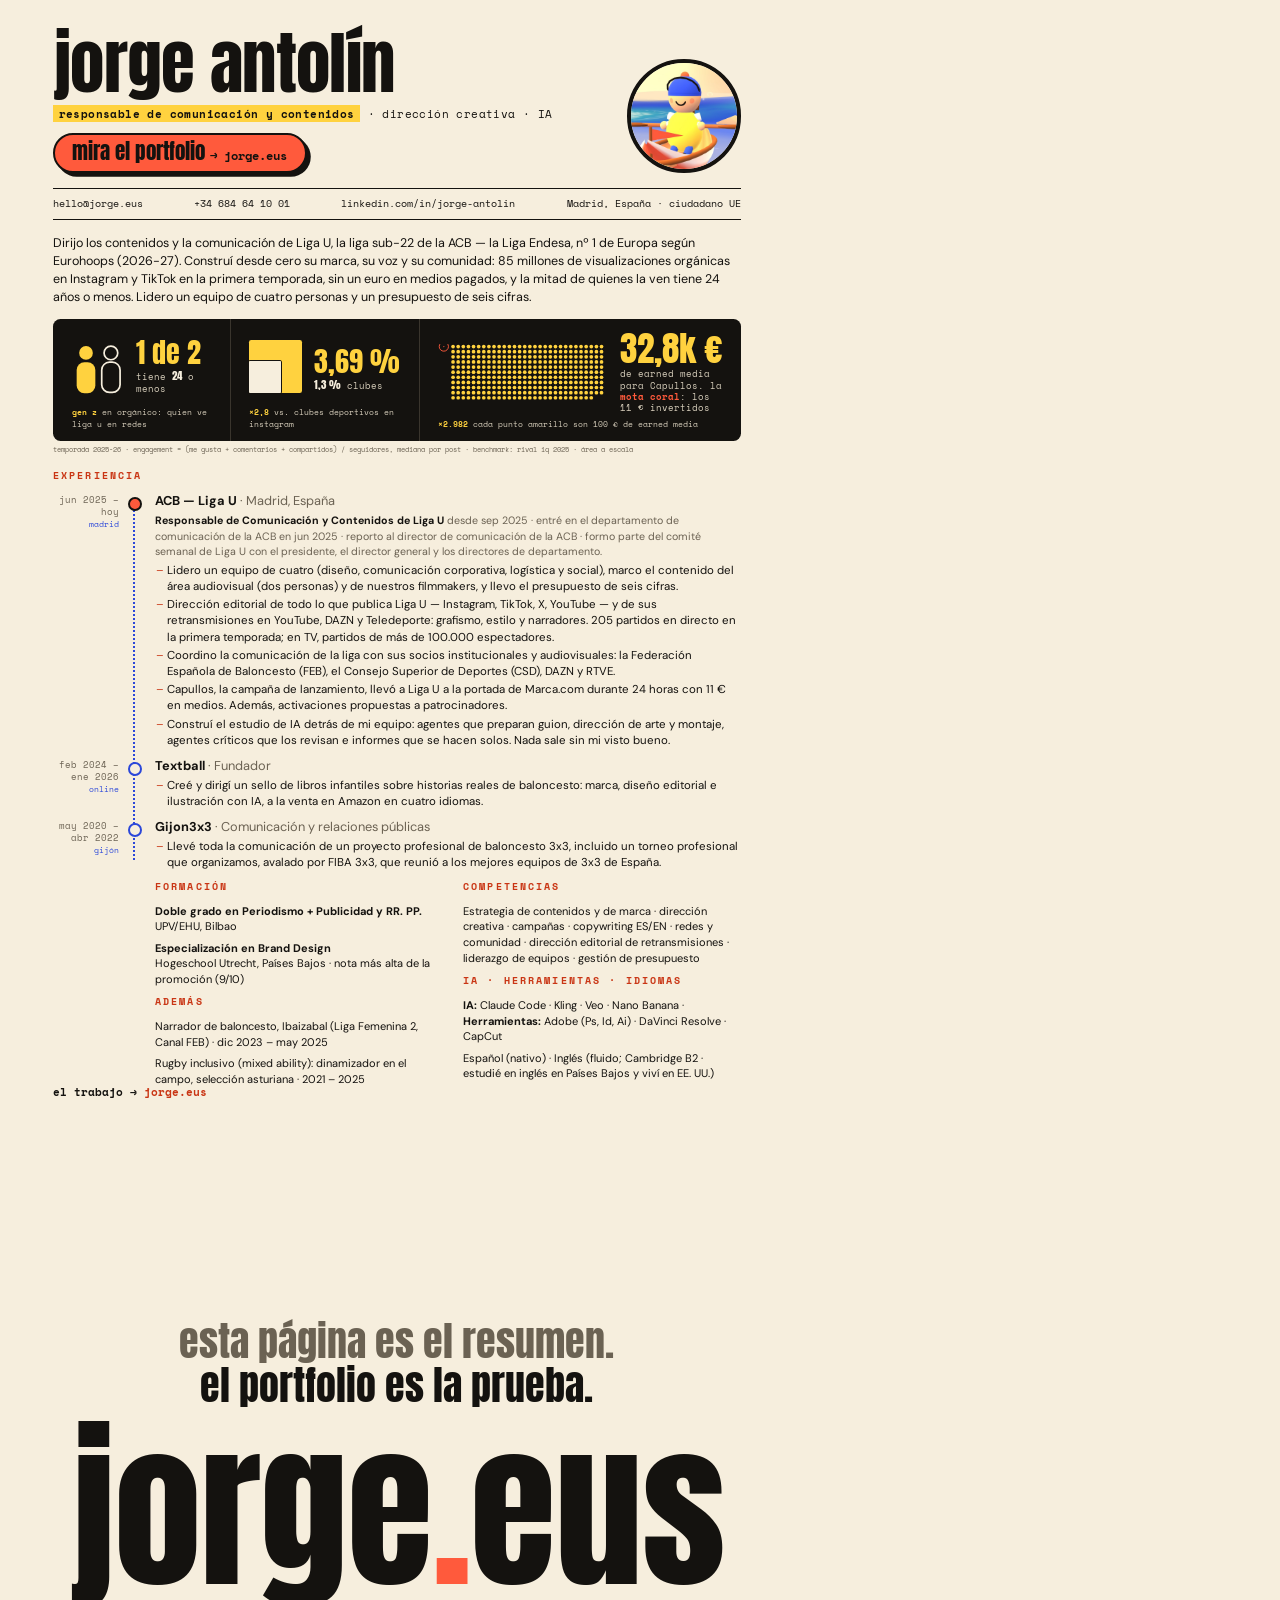
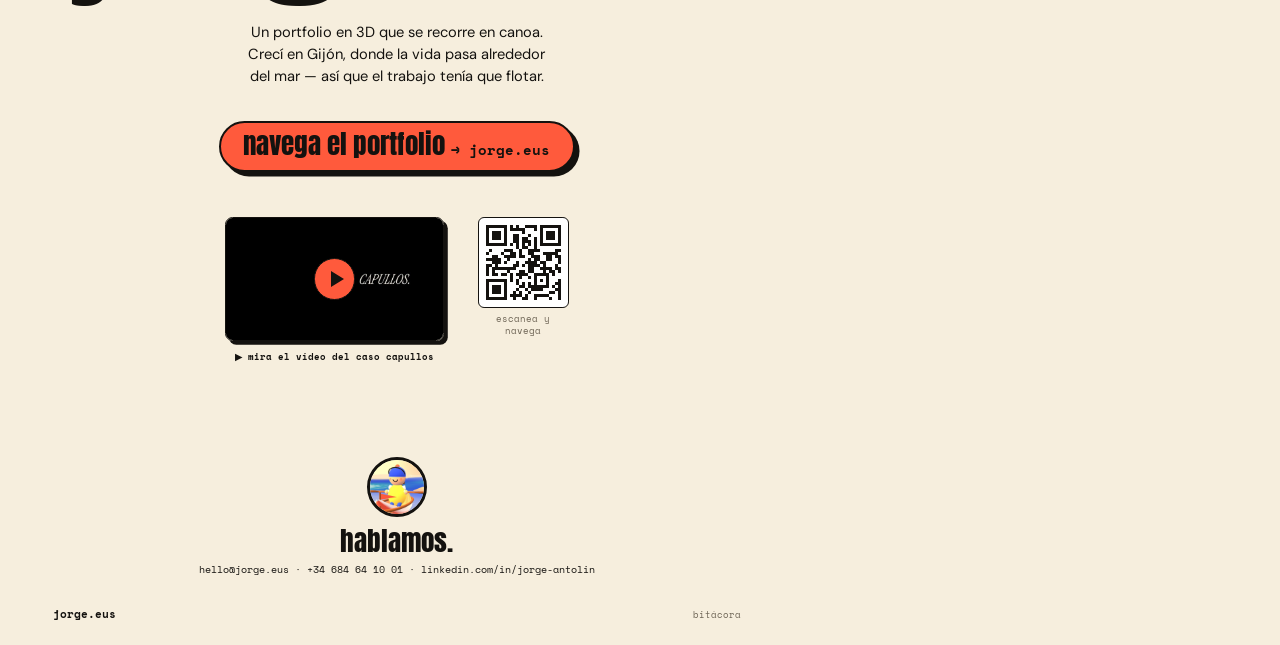
<file: cv-src/cv.es.html>
<!doctype html>
<html lang="es"><head><meta charset="utf-8">
<title>Jorge Antolín — CV</title>
<meta name="author" content="Jorge Antolín">
<meta name="description" content="Responsable de Comunicación y Contenidos de Liga U (ACB). Estrategia de marca, estrategia de contenidos y dirección creativa. Portfolio: https://jorge.eus">
<link rel="stylesheet" href="cv.css">
</head>
<body>
<!-- page 1 · the logbook. figures: season 2025-26 unless dated; sources in README (f). -->
<section class="page">
  <header>
    <div>
      <h1>Jorge Antolín</h1>
      <p class="role"><b>responsable de comunicación y contenidos</b> · dirección creativa · IA</p>
      <a class="cta" href="https://jorge.eus">mira el portfolio <span>→ jorge.eus</span></a>
    </div>
    <div class="avatar"><img src="avatar.jpg" alt=""></div>
  </header>
  <p class="contact"><a href="mailto:hello@jorge.eus">hello@jorge.eus</a><span>+34 684 64 10 01</span><a href="https://www.linkedin.com/in/jorge-antolin/">linkedin.com/in/jorge-antolin</a><span>Madrid, España · ciudadano UE</span></p>

  <p class="summary">Dirijo los contenidos y la comunicación de Liga U, la liga sub-22 de la ACB — la Liga Endesa, nº 1 de Europa según Eurohoops (2026-27). Construí desde cero su marca, su voz y su comunidad: 85 millones de visualizaciones orgánicas en Instagram y TikTok en la primera temporada, sin un euro en medios pagados, y la mitad de quienes la ven tiene 24 años o menos. Lidero un equipo de cuatro personas y un presupuesto de seis cifras.</p>

  <div class="score">
    <div><svg class="ppl" viewBox="0 0 34 34" aria-hidden="true"><circle cx="9" cy="7" r="4.4" fill="#ffd23f"/><rect x="3" y="13" width="12" height="20" rx="5" fill="#ffd23f"/><circle cx="25" cy="7" r="4.4" fill="none" stroke="#f6eedd" stroke-width="1.1"/><rect x="19.1" y="13" width="11.8" height="19.4" rx="5" fill="none" stroke="#f6eedd" stroke-width="1.1"/></svg><p><strong>1 de 2</strong><span class="from">tiene <em>24</em> o menos</span></p><p class="cap"><b>gen z</b> en orgánico: quien ve liga u en redes</p></div>
    <div><div class="sq" style="--r:.5936"><i></i></div><p><strong>3,69&nbsp;%</strong><span class="from"><em>1,3&nbsp;%</em> clubes</span></p><p class="cap"><b>×2,8</b> vs. clubes deportivos en instagram</p></div>
    <div class="wide"><svg class="dots" viewBox="-2.4 0 32.4 11" aria-hidden="true"><circle cx="-1.3" cy=".5" r="0.119" fill="#ff5a3c"/><circle cx="-1.3" cy=".5" r=".9" fill="none" stroke="#ff5a3c" stroke-width=".18"/><g fill="#ffd23f"><circle cx="0.5" cy="0.5" r="0.36"/><circle cx="1.5" cy="0.5" r="0.36"/><circle cx="2.5" cy="0.5" r="0.36"/><circle cx="3.5" cy="0.5" r="0.36"/><circle cx="4.5" cy="0.5" r="0.36"/><circle cx="5.5" cy="0.5" r="0.36"/><circle cx="6.5" cy="0.5" r="0.36"/><circle cx="7.5" cy="0.5" r="0.36"/><circle cx="8.5" cy="0.5" r="0.36"/><circle cx="9.5" cy="0.5" r="0.36"/><circle cx="10.5" cy="0.5" r="0.36"/><circle cx="11.5" cy="0.5" r="0.36"/><circle cx="12.5" cy="0.5" r="0.36"/><circle cx="13.5" cy="0.5" r="0.36"/><circle cx="14.5" cy="0.5" r="0.36"/><circle cx="15.5" cy="0.5" r="0.36"/><circle cx="16.5" cy="0.5" r="0.36"/><circle cx="17.5" cy="0.5" r="0.36"/><circle cx="18.5" cy="0.5" r="0.36"/><circle cx="19.5" cy="0.5" r="0.36"/><circle cx="20.5" cy="0.5" r="0.36"/><circle cx="21.5" cy="0.5" r="0.36"/><circle cx="22.5" cy="0.5" r="0.36"/><circle cx="23.5" cy="0.5" r="0.36"/><circle cx="24.5" cy="0.5" r="0.36"/><circle cx="25.5" cy="0.5" r="0.36"/><circle cx="26.5" cy="0.5" r="0.36"/><circle cx="27.5" cy="0.5" r="0.36"/><circle cx="28.5" cy="0.5" r="0.36"/><circle cx="29.5" cy="0.5" r="0.36"/><circle cx="0.5" cy="1.5" r="0.36"/><circle cx="1.5" cy="1.5" r="0.36"/><circle cx="2.5" cy="1.5" r="0.36"/><circle cx="3.5" cy="1.5" r="0.36"/><circle cx="4.5" cy="1.5" r="0.36"/><circle cx="5.5" cy="1.5" r="0.36"/><circle cx="6.5" cy="1.5" r="0.36"/><circle cx="7.5" cy="1.5" r="0.36"/><circle cx="8.5" cy="1.5" r="0.36"/><circle cx="9.5" cy="1.5" r="0.36"/><circle cx="10.5" cy="1.5" r="0.36"/><circle cx="11.5" cy="1.5" r="0.36"/><circle cx="12.5" cy="1.5" r="0.36"/><circle cx="13.5" cy="1.5" r="0.36"/><circle cx="14.5" cy="1.5" r="0.36"/><circle cx="15.5" cy="1.5" r="0.36"/><circle cx="16.5" cy="1.5" r="0.36"/><circle cx="17.5" cy="1.5" r="0.36"/><circle cx="18.5" cy="1.5" r="0.36"/><circle cx="19.5" cy="1.5" r="0.36"/><circle cx="20.5" cy="1.5" r="0.36"/><circle cx="21.5" cy="1.5" r="0.36"/><circle cx="22.5" cy="1.5" r="0.36"/><circle cx="23.5" cy="1.5" r="0.36"/><circle cx="24.5" cy="1.5" r="0.36"/><circle cx="25.5" cy="1.5" r="0.36"/><circle cx="26.5" cy="1.5" r="0.36"/><circle cx="27.5" cy="1.5" r="0.36"/><circle cx="28.5" cy="1.5" r="0.36"/><circle cx="29.5" cy="1.5" r="0.36"/><circle cx="0.5" cy="2.5" r="0.36"/><circle cx="1.5" cy="2.5" r="0.36"/><circle cx="2.5" cy="2.5" r="0.36"/><circle cx="3.5" cy="2.5" r="0.36"/><circle cx="4.5" cy="2.5" r="0.36"/><circle cx="5.5" cy="2.5" r="0.36"/><circle cx="6.5" cy="2.5" r="0.36"/><circle cx="7.5" cy="2.5" r="0.36"/><circle cx="8.5" cy="2.5" r="0.36"/><circle cx="9.5" cy="2.5" r="0.36"/><circle cx="10.5" cy="2.5" r="0.36"/><circle cx="11.5" cy="2.5" r="0.36"/><circle cx="12.5" cy="2.5" r="0.36"/><circle cx="13.5" cy="2.5" r="0.36"/><circle cx="14.5" cy="2.5" r="0.36"/><circle cx="15.5" cy="2.5" r="0.36"/><circle cx="16.5" cy="2.5" r="0.36"/><circle cx="17.5" cy="2.5" r="0.36"/><circle cx="18.5" cy="2.5" r="0.36"/><circle cx="19.5" cy="2.5" r="0.36"/><circle cx="20.5" cy="2.5" r="0.36"/><circle cx="21.5" cy="2.5" r="0.36"/><circle cx="22.5" cy="2.5" r="0.36"/><circle cx="23.5" cy="2.5" r="0.36"/><circle cx="24.5" cy="2.5" r="0.36"/><circle cx="25.5" cy="2.5" r="0.36"/><circle cx="26.5" cy="2.5" r="0.36"/><circle cx="27.5" cy="2.5" r="0.36"/><circle cx="28.5" cy="2.5" r="0.36"/><circle cx="29.5" cy="2.5" r="0.36"/><circle cx="0.5" cy="3.5" r="0.36"/><circle cx="1.5" cy="3.5" r="0.36"/><circle cx="2.5" cy="3.5" r="0.36"/><circle cx="3.5" cy="3.5" r="0.36"/><circle cx="4.5" cy="3.5" r="0.36"/><circle cx="5.5" cy="3.5" r="0.36"/><circle cx="6.5" cy="3.5" r="0.36"/><circle cx="7.5" cy="3.5" r="0.36"/><circle cx="8.5" cy="3.5" r="0.36"/><circle cx="9.5" cy="3.5" r="0.36"/><circle cx="10.5" cy="3.5" r="0.36"/><circle cx="11.5" cy="3.5" r="0.36"/><circle cx="12.5" cy="3.5" r="0.36"/><circle cx="13.5" cy="3.5" r="0.36"/><circle cx="14.5" cy="3.5" r="0.36"/><circle cx="15.5" cy="3.5" r="0.36"/><circle cx="16.5" cy="3.5" r="0.36"/><circle cx="17.5" cy="3.5" r="0.36"/><circle cx="18.5" cy="3.5" r="0.36"/><circle cx="19.5" cy="3.5" r="0.36"/><circle cx="20.5" cy="3.5" r="0.36"/><circle cx="21.5" cy="3.5" r="0.36"/><circle cx="22.5" cy="3.5" r="0.36"/><circle cx="23.5" cy="3.5" r="0.36"/><circle cx="24.5" cy="3.5" r="0.36"/><circle cx="25.5" cy="3.5" r="0.36"/><circle cx="26.5" cy="3.5" r="0.36"/><circle cx="27.5" cy="3.5" r="0.36"/><circle cx="28.5" cy="3.5" r="0.36"/><circle cx="29.5" cy="3.5" r="0.36"/><circle cx="0.5" cy="4.5" r="0.36"/><circle cx="1.5" cy="4.5" r="0.36"/><circle cx="2.5" cy="4.5" r="0.36"/><circle cx="3.5" cy="4.5" r="0.36"/><circle cx="4.5" cy="4.5" r="0.36"/><circle cx="5.5" cy="4.5" r="0.36"/><circle cx="6.5" cy="4.5" r="0.36"/><circle cx="7.5" cy="4.5" r="0.36"/><circle cx="8.5" cy="4.5" r="0.36"/><circle cx="9.5" cy="4.5" r="0.36"/><circle cx="10.5" cy="4.5" r="0.36"/><circle cx="11.5" cy="4.5" r="0.36"/><circle cx="12.5" cy="4.5" r="0.36"/><circle cx="13.5" cy="4.5" r="0.36"/><circle cx="14.5" cy="4.5" r="0.36"/><circle cx="15.5" cy="4.5" r="0.36"/><circle cx="16.5" cy="4.5" r="0.36"/><circle cx="17.5" cy="4.5" r="0.36"/><circle cx="18.5" cy="4.5" r="0.36"/><circle cx="19.5" cy="4.5" r="0.36"/><circle cx="20.5" cy="4.5" r="0.36"/><circle cx="21.5" cy="4.5" r="0.36"/><circle cx="22.5" cy="4.5" r="0.36"/><circle cx="23.5" cy="4.5" r="0.36"/><circle cx="24.5" cy="4.5" r="0.36"/><circle cx="25.5" cy="4.5" r="0.36"/><circle cx="26.5" cy="4.5" r="0.36"/><circle cx="27.5" cy="4.5" r="0.36"/><circle cx="28.5" cy="4.5" r="0.36"/><circle cx="29.5" cy="4.5" r="0.36"/><circle cx="0.5" cy="5.5" r="0.36"/><circle cx="1.5" cy="5.5" r="0.36"/><circle cx="2.5" cy="5.5" r="0.36"/><circle cx="3.5" cy="5.5" r="0.36"/><circle cx="4.5" cy="5.5" r="0.36"/><circle cx="5.5" cy="5.5" r="0.36"/><circle cx="6.5" cy="5.5" r="0.36"/><circle cx="7.5" cy="5.5" r="0.36"/><circle cx="8.5" cy="5.5" r="0.36"/><circle cx="9.5" cy="5.5" r="0.36"/><circle cx="10.5" cy="5.5" r="0.36"/><circle cx="11.5" cy="5.5" r="0.36"/><circle cx="12.5" cy="5.5" r="0.36"/><circle cx="13.5" cy="5.5" r="0.36"/><circle cx="14.5" cy="5.5" r="0.36"/><circle cx="15.5" cy="5.5" r="0.36"/><circle cx="16.5" cy="5.5" r="0.36"/><circle cx="17.5" cy="5.5" r="0.36"/><circle cx="18.5" cy="5.5" r="0.36"/><circle cx="19.5" cy="5.5" r="0.36"/><circle cx="20.5" cy="5.5" r="0.36"/><circle cx="21.5" cy="5.5" r="0.36"/><circle cx="22.5" cy="5.5" r="0.36"/><circle cx="23.5" cy="5.5" r="0.36"/><circle cx="24.5" cy="5.5" r="0.36"/><circle cx="25.5" cy="5.5" r="0.36"/><circle cx="26.5" cy="5.5" r="0.36"/><circle cx="27.5" cy="5.5" r="0.36"/><circle cx="28.5" cy="5.5" r="0.36"/><circle cx="29.5" cy="5.5" r="0.36"/><circle cx="0.5" cy="6.5" r="0.36"/><circle cx="1.5" cy="6.5" r="0.36"/><circle cx="2.5" cy="6.5" r="0.36"/><circle cx="3.5" cy="6.5" r="0.36"/><circle cx="4.5" cy="6.5" r="0.36"/><circle cx="5.5" cy="6.5" r="0.36"/><circle cx="6.5" cy="6.5" r="0.36"/><circle cx="7.5" cy="6.5" r="0.36"/><circle cx="8.5" cy="6.5" r="0.36"/><circle cx="9.5" cy="6.5" r="0.36"/><circle cx="10.5" cy="6.5" r="0.36"/><circle cx="11.5" cy="6.5" r="0.36"/><circle cx="12.5" cy="6.5" r="0.36"/><circle cx="13.5" cy="6.5" r="0.36"/><circle cx="14.5" cy="6.5" r="0.36"/><circle cx="15.5" cy="6.5" r="0.36"/><circle cx="16.5" cy="6.5" r="0.36"/><circle cx="17.5" cy="6.5" r="0.36"/><circle cx="18.5" cy="6.5" r="0.36"/><circle cx="19.5" cy="6.5" r="0.36"/><circle cx="20.5" cy="6.5" r="0.36"/><circle cx="21.5" cy="6.5" r="0.36"/><circle cx="22.5" cy="6.5" r="0.36"/><circle cx="23.5" cy="6.5" r="0.36"/><circle cx="24.5" cy="6.5" r="0.36"/><circle cx="25.5" cy="6.5" r="0.36"/><circle cx="26.5" cy="6.5" r="0.36"/><circle cx="27.5" cy="6.5" r="0.36"/><circle cx="28.5" cy="6.5" r="0.36"/><circle cx="29.5" cy="6.5" r="0.36"/><circle cx="0.5" cy="7.5" r="0.36"/><circle cx="1.5" cy="7.5" r="0.36"/><circle cx="2.5" cy="7.5" r="0.36"/><circle cx="3.5" cy="7.5" r="0.36"/><circle cx="4.5" cy="7.5" r="0.36"/><circle cx="5.5" cy="7.5" r="0.36"/><circle cx="6.5" cy="7.5" r="0.36"/><circle cx="7.5" cy="7.5" r="0.36"/><circle cx="8.5" cy="7.5" r="0.36"/><circle cx="9.5" cy="7.5" r="0.36"/><circle cx="10.5" cy="7.5" r="0.36"/><circle cx="11.5" cy="7.5" r="0.36"/><circle cx="12.5" cy="7.5" r="0.36"/><circle cx="13.5" cy="7.5" r="0.36"/><circle cx="14.5" cy="7.5" r="0.36"/><circle cx="15.5" cy="7.5" r="0.36"/><circle cx="16.5" cy="7.5" r="0.36"/><circle cx="17.5" cy="7.5" r="0.36"/><circle cx="18.5" cy="7.5" r="0.36"/><circle cx="19.5" cy="7.5" r="0.36"/><circle cx="20.5" cy="7.5" r="0.36"/><circle cx="21.5" cy="7.5" r="0.36"/><circle cx="22.5" cy="7.5" r="0.36"/><circle cx="23.5" cy="7.5" r="0.36"/><circle cx="24.5" cy="7.5" r="0.36"/><circle cx="25.5" cy="7.5" r="0.36"/><circle cx="26.5" cy="7.5" r="0.36"/><circle cx="27.5" cy="7.5" r="0.36"/><circle cx="28.5" cy="7.5" r="0.36"/><circle cx="29.5" cy="7.5" r="0.36"/><circle cx="0.5" cy="8.5" r="0.36"/><circle cx="1.5" cy="8.5" r="0.36"/><circle cx="2.5" cy="8.5" r="0.36"/><circle cx="3.5" cy="8.5" r="0.36"/><circle cx="4.5" cy="8.5" r="0.36"/><circle cx="5.5" cy="8.5" r="0.36"/><circle cx="6.5" cy="8.5" r="0.36"/><circle cx="7.5" cy="8.5" r="0.36"/><circle cx="8.5" cy="8.5" r="0.36"/><circle cx="9.5" cy="8.5" r="0.36"/><circle cx="10.5" cy="8.5" r="0.36"/><circle cx="11.5" cy="8.5" r="0.36"/><circle cx="12.5" cy="8.5" r="0.36"/><circle cx="13.5" cy="8.5" r="0.36"/><circle cx="14.5" cy="8.5" r="0.36"/><circle cx="15.5" cy="8.5" r="0.36"/><circle cx="16.5" cy="8.5" r="0.36"/><circle cx="17.5" cy="8.5" r="0.36"/><circle cx="18.5" cy="8.5" r="0.36"/><circle cx="19.5" cy="8.5" r="0.36"/><circle cx="20.5" cy="8.5" r="0.36"/><circle cx="21.5" cy="8.5" r="0.36"/><circle cx="22.5" cy="8.5" r="0.36"/><circle cx="23.5" cy="8.5" r="0.36"/><circle cx="24.5" cy="8.5" r="0.36"/><circle cx="25.5" cy="8.5" r="0.36"/><circle cx="26.5" cy="8.5" r="0.36"/><circle cx="27.5" cy="8.5" r="0.36"/><circle cx="28.5" cy="8.5" r="0.36"/><circle cx="29.5" cy="8.5" r="0.36"/><circle cx="0.5" cy="9.5" r="0.36"/><circle cx="1.5" cy="9.5" r="0.36"/><circle cx="2.5" cy="9.5" r="0.36"/><circle cx="3.5" cy="9.5" r="0.36"/><circle cx="4.5" cy="9.5" r="0.36"/><circle cx="5.5" cy="9.5" r="0.36"/><circle cx="6.5" cy="9.5" r="0.36"/><circle cx="7.5" cy="9.5" r="0.36"/><circle cx="8.5" cy="9.5" r="0.36"/><circle cx="9.5" cy="9.5" r="0.36"/><circle cx="10.5" cy="9.5" r="0.36"/><circle cx="11.5" cy="9.5" r="0.36"/><circle cx="12.5" cy="9.5" r="0.36"/><circle cx="13.5" cy="9.5" r="0.36"/><circle cx="14.5" cy="9.5" r="0.36"/><circle cx="15.5" cy="9.5" r="0.36"/><circle cx="16.5" cy="9.5" r="0.36"/><circle cx="17.5" cy="9.5" r="0.36"/><circle cx="18.5" cy="9.5" r="0.36"/><circle cx="19.5" cy="9.5" r="0.36"/><circle cx="20.5" cy="9.5" r="0.36"/><circle cx="21.5" cy="9.5" r="0.36"/><circle cx="22.5" cy="9.5" r="0.36"/><circle cx="23.5" cy="9.5" r="0.36"/><circle cx="24.5" cy="9.5" r="0.36"/><circle cx="25.5" cy="9.5" r="0.36"/><circle cx="26.5" cy="9.5" r="0.36"/><circle cx="27.5" cy="9.5" r="0.36"/><circle cx="28.5" cy="9.5" r="0.36"/><circle cx="29.5" cy="9.5" r="0.36"/><circle cx="0.5" cy="10.5" r="0.36"/><circle cx="1.5" cy="10.5" r="0.36"/><circle cx="2.5" cy="10.5" r="0.36"/><circle cx="3.5" cy="10.5" r="0.36"/><circle cx="4.5" cy="10.5" r="0.36"/><circle cx="5.5" cy="10.5" r="0.36"/><circle cx="6.5" cy="10.5" r="0.36"/><circle cx="7.5" cy="10.5" r="0.36"/><circle cx="8.5" cy="10.5" r="0.36"/><circle cx="9.5" cy="10.5" r="0.36"/><circle cx="10.5" cy="10.5" r="0.36"/><circle cx="11.5" cy="10.5" r="0.36"/><circle cx="12.5" cy="10.5" r="0.36"/><circle cx="13.5" cy="10.5" r="0.36"/><circle cx="14.5" cy="10.5" r="0.36"/><circle cx="15.5" cy="10.5" r="0.36"/><circle cx="16.5" cy="10.5" r="0.36"/><circle cx="17.5" cy="10.5" r="0.36"/><circle cx="18.5" cy="10.5" r="0.36"/><circle cx="19.5" cy="10.5" r="0.36"/><circle cx="20.5" cy="10.5" r="0.36"/><circle cx="21.5" cy="10.5" r="0.36"/><circle cx="22.5" cy="10.5" r="0.36"/><circle cx="23.5" cy="10.5" r="0.36"/><circle cx="24.5" cy="10.5" r="0.36"/><circle cx="25.5" cy="10.5" r="0.36"/><circle cx="26.5" cy="10.5" r="0.36"/><circle cx="27.5" cy="10.5" r="0.36"/></g></svg><p><strong>32,8k&nbsp;€</strong><span class="from">de earned media para Capullos. la <em class="c">mota coral</em>: los 11&nbsp;€ invertidos</span></p><p class="cap"><b>×2.982</b> cada punto amarillo son 100&nbsp;€ de earned media</p></div>
  </div>
  <p class="src">temporada 2025-26 · engagement = (me gusta + comentarios + compartidos) / seguidores, mediana por post · benchmark: rival iq 2025 · área a escala</p>

  <main>
    <h2>Experiencia</h2>
    <div class="route">
      <div class="leg now">
        <p class="when">jun 2025 – hoy<i>madrid</i></p>
        <h3>ACB — Liga U <em>· Madrid, España</em></h3>
        <p class="sub"><b>Responsable de Comunicación y Contenidos de Liga U</b> desde sep 2025 · entré en el departamento de comunicación de la ACB en jun 2025 · reporto al director de comunicación de la ACB · formo parte del comité semanal de Liga U con el presidente, el director general y los directores de departamento.</p>
        <ul>
          <li>Lidero un equipo de cuatro (diseño, comunicación corporativa, logística y social), marco el contenido del área audiovisual (dos personas) y de nuestros filmmakers, y llevo el presupuesto de seis cifras.</li>
          <li>Dirección editorial de todo lo que publica Liga U — Instagram, TikTok, X, YouTube — y de sus retransmisiones en YouTube, DAZN y Teledeporte: grafismo, estilo y narradores. 205 partidos en directo en la primera temporada; en TV, partidos de más de 100.000 espectadores.</li>
          <li>Coordino la comunicación de la liga con sus socios institucionales y audiovisuales: la Federación Española de Baloncesto (FEB), el Consejo Superior de Deportes (CSD), DAZN y RTVE.</li>
          <li>Capullos, la campaña de lanzamiento, llevó a Liga U a la portada de Marca.com durante 24 horas con 11&nbsp;€ en medios. Además, activaciones propuestas a patrocinadores.</li>
          <li>Construí el estudio de IA detrás de mi equipo: agentes que preparan guion, dirección de arte y montaje, agentes críticos que los revisan e informes que se hacen solos. Nada sale sin mi visto bueno.</li>
        </ul>
      </div>
      <div class="leg">
        <p class="when">feb 2024 – ene 2026<i>online</i></p>
        <h3>Textball <em>· Fundador</em></h3>
        <ul><li>Creé y dirigí un sello de libros infantiles sobre historias reales de baloncesto: marca, diseño editorial e ilustración con IA, a la venta en Amazon en cuatro idiomas.</li></ul>
      </div>
      <div class="leg">
        <p class="when">may 2020 – abr 2022<i>gijón</i></p>
        <h3>Gijon3x3 <em>· Comunicación y relaciones públicas</em></h3>
        <ul><li>Llevé toda la comunicación de un proyecto profesional de baloncesto 3x3, incluido un torneo profesional que organizamos, avalado por FIBA 3x3, que reunió a los mejores equipos de 3x3 de España.</li></ul>
      </div>
    </div>

    <div class="cols">
      <div>
        <h2>Formación</h2>
        <p><b>Doble grado en Periodismo + Publicidad y RR. PP.</b><br>UPV/EHU, Bilbao</p>
        <p><b>Especialización en Brand Design</b><br>Hogeschool Utrecht, Países Bajos · nota más alta de la promoción (9/10)</p>
        <h2 class="more">Además</h2>
        <p>Narrador de baloncesto, Ibaizabal (Liga Femenina 2, Canal FEB) · dic 2023 – may 2025</p>
        <p>Rugby inclusivo (mixed ability): dinamizador en el campo, selección asturiana · 2021 – 2025</p>
      </div>
      <div>
        <h2>Competencias</h2>
        <p>Estrategia de contenidos y de marca · dirección creativa · campañas · copywriting ES/EN · redes y comunidad · dirección editorial de retransmisiones · liderazgo de equipos · gestión de presupuesto</p>
        <h2 class="more">IA · Herramientas · Idiomas</h2>
        <p><b>IA:</b> Claude Code · Kling · Veo · Nano Banana · <b>Herramientas:</b> Adobe (Ps, Id, Ai) · DaVinci Resolve · CapCut</p>
        <p>Español (nativo) · Inglés (fluido; Cambridge B2 · estudié en inglés en Países Bajos y viví en EE. UU.)</p>
      </div>
    </div>
  </main>
  <footer><a class="go" href="https://jorge.eus">el trabajo → <b>jorge.eus</b></a></footer>
</section>

<!-- page 2 · the portfolio is the ace: centred, quiet, one call to action -->
<section class="page p2">
  <div class="stage">
    <p class="kicker">esta página es el resumen.<span>el portfolio es la prueba.</span></p>
    <a class="big" href="https://jorge.eus">jorge<span>.</span>eus</a>
    <p class="pitch">Un portfolio en 3D que se recorre en canoa. Crecí en Gijón, donde la vida pasa alrededor del mar — así que el trabajo tenía que flotar.</p>
    <a class="cta" href="https://jorge.eus">navega el portfolio <span>→ jorge.eus</span></a>
    <div class="extras">
      <a class="film" href="https://www.youtube.com/watch?v=nzK2vCV108I"><span class="thumb"><img src="capullos-film.jpg" alt="Vídeo del caso Capullos"><i aria-hidden="true"></i></span><span class="cap">▶ mira el vídeo del caso capullos</span></a>
  <div class="qr"><img src="qr.svg" alt="Código QR: https://jorge.eus"><span>escanea y navega</span></div>
    </div>
  </div>
  <div class="sign">
    <div class="avatar"><img src="avatar.jpg" alt=""></div>
    <p class="talk">hablamos.</p>
    <p class="ct">hello@jorge.eus · +34 684 64 10 01 · linkedin.com/in/jorge-antolin</p>
  </div>
  <footer><a class="go" href="https://jorge.eus">jorge.eus</a><span>bitácora</span></footer>
</section>
</body></html>
</file>
<file: css/stats.css>
/* stats.css — jorge's private logbook (/stats). not part of the portfolio. */
:root {
  --ink: #14120f; --paper: #f6eedd; --muted: #a39d92; --line: #2c2924;
  --card: #1c1a16; --coral: #ff5a3c; --yellow: #ffd23f; --green: #3ec46d; --blue: #6f8cff;
}
* { box-sizing: border-box; margin: 0; padding: 0; }
[hidden] { display: none !important; }
html { -webkit-text-size-adjust: 100%; }
body {
  background: var(--ink); color: var(--paper); min-height: 100vh;
  font: 400 15px/1.5 "DM Sans", system-ui, -apple-system, "Segoe UI", sans-serif;
  padding: 28px 16px 60px; max-width: 980px; margin: 0 auto;
}
.st-kicker, .st-foot, .st-filters, .st-meta, .st-ev, .st-kpi span, .st-login label {
  font-family: "Space Mono", ui-monospace, SFMono-Regular, Menlo, monospace;
}
.st-kicker { color: var(--coral); font-size: 12px; letter-spacing: .08em; }
h1 { font: 400 clamp(40px, 9vw, 72px)/.95 Anton, Impact, "Arial Narrow", sans-serif; margin: 6px 0 8px; }
.st-sub { color: var(--muted); max-width: 60ch; }
.st-login { margin-top: 28px; display: flex; flex-wrap: wrap; gap: 10px; align-items: center; }
.st-login input { background: var(--card); color: var(--paper); border: 1px solid var(--line); border-radius: 10px; padding: 10px 12px; font: inherit; min-width: 0; flex: 1 1 220px; }
button { font: inherit; cursor: pointer; }
.st-login button, #f-refresh { background: var(--yellow); color: var(--ink); border: 0; border-radius: 999px; padding: 9px 18px; font-weight: 700; }
.st-err { flex-basis: 100%; color: var(--coral); min-height: 1.5em; }
.st-kpis { display: grid; grid-template-columns: repeat(auto-fit, minmax(150px, 1fr)); gap: 10px; margin: 28px 0 18px; }
.st-kpi { background: var(--card); border: 1px solid var(--line); border-radius: 14px; padding: 14px 16px; }
.st-kpi strong { display: block; font: 400 34px/1 Anton, Impact, sans-serif; letter-spacing: .01em; }
.st-kpi span { color: var(--muted); font-size: 12px; }
.st-kpi.hot { border-color: var(--coral); }
.st-kpi.hot strong { color: var(--coral); }
.st-filters { display: flex; flex-wrap: wrap; gap: 8px 16px; align-items: center; font-size: 13px; color: var(--muted); margin-bottom: 14px; }
.st-filters select { background: var(--card); color: var(--paper); border: 1px solid var(--line); border-radius: 8px; padding: 6px 8px; font: inherit; }
.st-list { list-style: none; display: grid; gap: 10px; }
.st-row { background: var(--card); border: 1px solid var(--line); border-radius: 14px; padding: 14px 16px; }
.st-row.us { border-color: var(--coral); box-shadow: 0 0 0 1px var(--coral) inset; }
.st-row.me, .st-row.bot { opacity: .55; }
.st-top { display: flex; flex-wrap: wrap; gap: 6px 14px; align-items: baseline; }
.st-where { font-weight: 700; font-size: 17px; }
.st-when { color: var(--muted); }
.st-dur { margin-left: auto; font: 400 22px/1 Anton, Impact, sans-serif; }
.st-badge { font: 700 11px "Space Mono", monospace; padding: 2px 7px; border-radius: 999px; background: var(--line); color: var(--paper); }
.st-badge.us { background: var(--coral); color: var(--ink); }
.st-meta { color: var(--muted); font-size: 12px; margin-top: 6px; word-break: break-word; }
.st-evs { display: flex; flex-wrap: wrap; gap: 6px; margin-top: 10px; }
.st-ev { font-size: 11.5px; padding: 3px 8px; border-radius: 999px; border: 1px solid var(--line); color: var(--paper); }
.st-ev.k-case, .st-ev.k-pitch { border-color: var(--yellow); color: var(--yellow); }
.st-ev.k-cv, .st-ev.k-mail, .st-ev.k-contact, .st-ev.k-linkedin, .st-ev.k-phone { border-color: var(--green); color: var(--green); }
.st-ev.k-seen { color: var(--muted); }
.st-empty { color: var(--muted); padding: 30px 0; text-align: center; }
.st-foot { margin-top: 26px; color: var(--muted); font-size: 12px; }
.st-link { background: none; border: 0; color: var(--muted); text-decoration: underline; font: inherit; }
:focus-visible { outline: 2px solid var(--yellow); outline-offset: 2px; }
/* (v10.1) nba watch */
.st-nba { margin: 28px 0 0; background: var(--card); border: 1px solid var(--line); border-radius: 14px; padding: 16px 18px; }
.st-nba.warm { border-color: var(--yellow); }
.st-nba.hot { border-color: var(--coral); box-shadow: 0 0 0 1px var(--coral) inset; }
.st-nba-k { font: 700 12px "Space Mono", monospace; letter-spacing: .08em; color: var(--muted); }
.st-nba.warm .st-nba-k { color: var(--yellow); }
.st-nba.hot .st-nba-k { color: var(--coral); }
.st-nba-h { font-size: 18px; font-weight: 700; margin-top: 4px; }
.st-nba-h strong { font: 400 30px/1 Anton, Impact, sans-serif; margin-right: 4px; }
.st-nba-list { list-style: none; margin-top: 10px; display: grid; gap: 8px; font-size: 14px; }
.st-nba-list span, .st-nba-bots, .st-nba-note { color: var(--muted); font: 12px/1.5 "Space Mono", monospace; }
.st-nba-bots, .st-nba-note { margin-top: 10px; }
.st-badge.nba { background: var(--yellow); color: var(--ink); }
.st-badge.person { background: var(--green); color: var(--ink); }
.st-row.nba { border-color: var(--yellow); box-shadow: 0 0 0 1px var(--yellow) inset; }
</file>
<file: cv-src/ats.css>
/* plain ats cv: arial, one column, nothing a parser can trip on */
@page { size: A4; margin: 16mm 18mm; }
* { margin: 0; padding: 0; }
body { font-family: Arial, Helvetica, sans-serif; font-size: 10pt; line-height: 1.38; color: #000; }
h1 { font-size: 18pt; }
.title { font-weight: bold; margin: 1mm 0; }
h2 { font-size: 11pt; text-transform: uppercase; margin: 4.5mm 0 1.5mm; border-bottom: 1px solid #000; }
h3 { font-size: 10pt; margin: 2.6mm 0 .8mm; }
p { margin-bottom: 1mm; }
ul { margin: 0 0 1mm 5mm; }
li { margin-bottom: .6mm; }
</file>
<file: cv-src/cv.css>
/* jorge antolín — cv ("bitácora"). source for assets/cv/*.pdf, built by
   cv-src/build.sh (headless chrome → print to pdf, no network). same tokens
   and faces as the site. ats rules: real text, one reading order (dom =
   reading order), standard section names, month-year dates, nothing that
   matters inside an image. */
/* static ttfs on purpose: variable fonts print as type 3 (worse for ats) */
@font-face { font-family: Anton; src: url(fonts/Anton-Regular.ttf); }
@font-face { font-family: "DM Sans"; font-weight: 400; src: url(fonts/DMSans-400.ttf); }
@font-face { font-family: "DM Sans"; font-weight: 700; src: url(fonts/DMSans-700.ttf); }
@font-face { font-family: "Space Mono"; font-weight: 400; src: url(fonts/SpaceMono-400.ttf); }
@font-face { font-family: "Space Mono"; font-weight: 700; src: url(fonts/SpaceMono-700.ttf); }
@page { size: A4; margin: 0; }
:root {
  --ink: #14120f; --cream: #f6eedd; --sea: #2b47d9; --coral: #ff5a3c;
  --coral-ink: #c93514; --yellow: #ffd23f; --green: #3ec46d; --violet: #a66bff;
  --mute: #6b6253;
}
* { box-sizing: border-box; margin: 0; padding: 0; }
html, body { background: var(--cream); }
body { font-family: "DM Sans", sans-serif; color: var(--ink); font-size: 8.6pt; line-height: 1.42;
  -webkit-print-color-adjust: exact; print-color-adjust: exact; }
a { color: inherit; text-decoration: none; }
b { font-weight: 700; }
.page { width: 210mm; height: 297mm; overflow: hidden; position: relative; page-break-after: always; break-after: page; }
.page:last-child { page-break-after: auto; break-after: auto; }

/* ---- header ---- */
header { padding: 8.5mm 14mm 0; display: grid; grid-template-columns: 1fr 30mm; gap: 6mm; align-items: end; }
h1 { font-family: Anton, sans-serif; font-weight: 400; font-size: 52pt; line-height: .9; letter-spacing: -.5pt; text-transform: lowercase; }
.role { margin-top: 3mm; font-family: "Space Mono", monospace; font-size: 8.4pt; letter-spacing: .3pt; }
.role b { background: var(--yellow); padding: 0 1.5mm; }
.avatar { width: 30mm; height: 30mm; border-radius: 50%; border: 1.2mm solid var(--ink); overflow: hidden; }
.avatar img { width: 100%; display: block; }
/* the portfolio is the ace: it gets a real button, not a line in the contacts */
.cta { display: inline-block; margin-top: 3mm; padding: 1.4mm 4.6mm 1.8mm; background: var(--coral); border: .6mm solid var(--ink);
  border-radius: 10mm; box-shadow: 1mm 1mm 0 var(--ink); font-family: Anton, sans-serif; font-size: 16pt; line-height: 1.1; text-transform: lowercase; }
.cta span { font-family: "Space Mono", monospace; font-weight: 700; font-size: 9pt; text-transform: none; }
.contact { margin: 4mm 14mm 0; padding: 2.2mm 0; border-top: .5mm solid var(--ink); border-bottom: .5mm solid var(--ink);
  font-family: "Space Mono", monospace; font-size: 7.4pt; display: flex; justify-content: space-between; }
.summary { margin: 3.5mm 14mm 0; font-size: 9.4pt; line-height: 1.45; }

/* ---- the score strip: area-true squares (big = after, nested = before) ---- */
.score { margin: 3.5mm 14mm 0; display: grid; grid-template-columns: 1fr 1fr 1.55fr; background: var(--ink); color: var(--cream); border-radius: 2mm; overflow: hidden; }
.score > div { padding: 3mm 5mm 2.8mm; border-left: .3mm solid #3a352d; display: grid; grid-template-columns: 14mm 1fr; column-gap: 3mm; align-items: end; }
.score > div.wide { grid-template-columns: 44mm 1fr; column-gap: 4mm; }
.dots { width: 44mm; height: 14.9mm; display: block; align-self: center; }
.score .from em.c { font-family: "Space Mono", monospace; font-size: 6.4pt; color: var(--coral); font-weight: 700; }
.score > div:first-child { border-left: 0; }
.ppl { width: 14mm; height: 14mm; }
.sq { width: 14mm; height: 14mm; background: var(--yellow); position: relative; border-radius: .6mm; }
.sq i { position: absolute; left: 0; bottom: 0; width: calc(var(--r) * 14mm); height: calc(var(--r) * 14mm); min-width: .5mm; min-height: .5mm;
  background: var(--cream); outline: .35mm solid var(--ink); border-radius: .2mm; }
.score strong { display: block; font-family: Anton, sans-serif; font-weight: 400; font-size: 21pt; line-height: 1; color: var(--yellow); white-space: nowrap; }
.score .wide strong { font-size: 26pt; }
.score .from { display: block; margin-top: .8mm; font-family: "Space Mono", monospace; font-size: 6.4pt; line-height: 1.3; color: #d9d0bd; }
.score .from em { font-style: normal; font-family: Anton, sans-serif; font-size: 8.5pt; color: var(--cream); }
.score .cap { grid-column: 1 / -1; margin-top: 1.6mm; font-family: "Space Mono", monospace; font-size: 6.3pt; line-height: 1.35; color: #d9d0bd; }
.score .cap b { color: var(--yellow); }
.src { margin: 1.2mm 14mm 0; font-family: "Space Mono", monospace; font-size: 5.6pt; color: var(--mute); }

/* ---- the route (experience) ---- */
main { margin: 3.5mm 14mm 0; }
h2 { font-family: "Space Mono", monospace; font-weight: 700; font-size: 7.4pt; letter-spacing: 1.6pt; text-transform: uppercase; color: var(--coral-ink); margin-bottom: 2.6mm; }
.route { position: relative; padding-left: 27mm; }
.route:before { content: ""; position: absolute; left: 21.2mm; top: 1.5mm; bottom: 3mm; border-left: .6mm dotted var(--sea); }
.leg { position: relative; margin-bottom: 2.3mm; min-height: 7mm; }
.leg:before { content: ""; position: absolute; left: -7.2mm; top: 1.1mm; width: 2.6mm; height: 2.6mm; border-radius: 50%; background: var(--cream); border: .6mm solid var(--sea); }
.leg.now:before { background: var(--coral); border-color: var(--ink); }
.when { position: absolute; left: -27mm; top: .4mm; width: 17.5mm; font-family: "Space Mono", monospace; font-size: 6.6pt; line-height: 1.3; text-align: right; color: var(--mute); }
.when i { display: block; font-style: normal; color: var(--sea); font-size: 5.8pt; margin-top: .6mm; }
h3 { font-size: 9.6pt; font-weight: 700; line-height: 1.25; }
h3 em { font-style: normal; font-weight: 400; color: var(--mute); }
.leg ul { margin-top: 1mm; padding-left: 3.2mm; }
.leg li { margin-bottom: .5mm; }
.leg li::marker { content: "– "; color: var(--coral-ink); }
.sub { margin-top: 1.2mm; font-size: 8pt; color: var(--mute); }
.sub b { color: var(--ink); }
.cols { display: grid; grid-template-columns: 1fr 1fr; gap: 8mm; margin-top: 1mm; padding-left: 27mm; font-size: 8.3pt; }
.cols p { margin-bottom: 1.5mm; }
.cols .more { margin-top: 2mm; }

footer { position: absolute; left: 14mm; right: 14mm; bottom: 6mm; display: flex; justify-content: space-between; align-items: baseline;
  font-family: "Space Mono", monospace; font-size: 6.4pt; color: var(--mute); }
footer .go { font-weight: 700; font-size: 8.4pt; color: var(--ink); }
footer .go b { color: var(--coral-ink); }

/* ---- page 2: the portfolio is the cta. centred copy, lots of air ---- */
.p2 .stage { position: absolute; left: 14mm; right: 14mm; top: 52mm; text-align: center; }
.p2 .kicker { font-family: Anton, sans-serif; font-size: 30pt; line-height: 1.1; text-transform: lowercase; color: var(--mute); }
.p2 .kicker span { display: block; color: var(--ink); }
.big { display: block; margin-top: 4mm; font-family: Anton, sans-serif; font-size: 132pt; line-height: 1; letter-spacing: -1pt; color: var(--ink); }
.big span { color: var(--coral); }
.pitch { max-width: 118mm; margin: 6mm auto 0; font-size: 11pt; line-height: 1.5; text-wrap: balance; }
.p2 .cta { margin-top: 9mm; font-size: 20pt; padding: 2mm 6mm 2.6mm; box-shadow: 1.2mm 1.2mm 0 var(--ink); }
.p2 .cta span { font-size: 10.5pt; }
.extras { margin: 12mm auto 0; display: flex; justify-content: center; align-items: flex-start; gap: 9mm; }
.film { display: block; width: 58mm; font-family: "Space Mono", monospace; font-size: 7pt; color: var(--ink); }
.film .thumb { position: relative; display: block; border: .5mm solid var(--ink); border-radius: 2mm; overflow: hidden; box-shadow: 1mm 1mm 0 var(--ink); }
.film img { display: block; width: 100%; }
.film i { position: absolute; left: 50%; top: 50%; width: 11mm; height: 11mm; margin: -5.5mm 0 0 -5.5mm; border-radius: 50%; background: var(--coral); border: .5mm solid var(--ink); }
.film i::after { content: ""; position: absolute; left: 4.2mm; top: 3.1mm; border-left: 3.6mm solid var(--ink); border-top: 2.2mm solid transparent; border-bottom: 2.2mm solid transparent; }
.film .cap { display: block; margin-top: 2.4mm; font-weight: 700; }
.qr { margin: 0; width: 24mm; font-family: "Space Mono", monospace; font-size: 6.6pt; color: var(--mute); }
.qr img { width: 24mm; height: 24mm; display: block; padding: 1.8mm; background: #fff; border: .4mm solid var(--ink); border-radius: 1.6mm; margin-bottom: 1.4mm; }
.sign { position: absolute; left: 14mm; right: 14mm; bottom: 18mm; text-align: center; }
.sign .avatar { width: 16mm; height: 16mm; border-width: .8mm; margin: 0 auto 3mm; }
.sign .talk { font-family: Anton, sans-serif; font-size: 20pt; line-height: 1; text-transform: lowercase; }
.sign .ct { margin-top: 2mm; font-family: "Space Mono", monospace; font-size: 7.6pt; }
</file>
